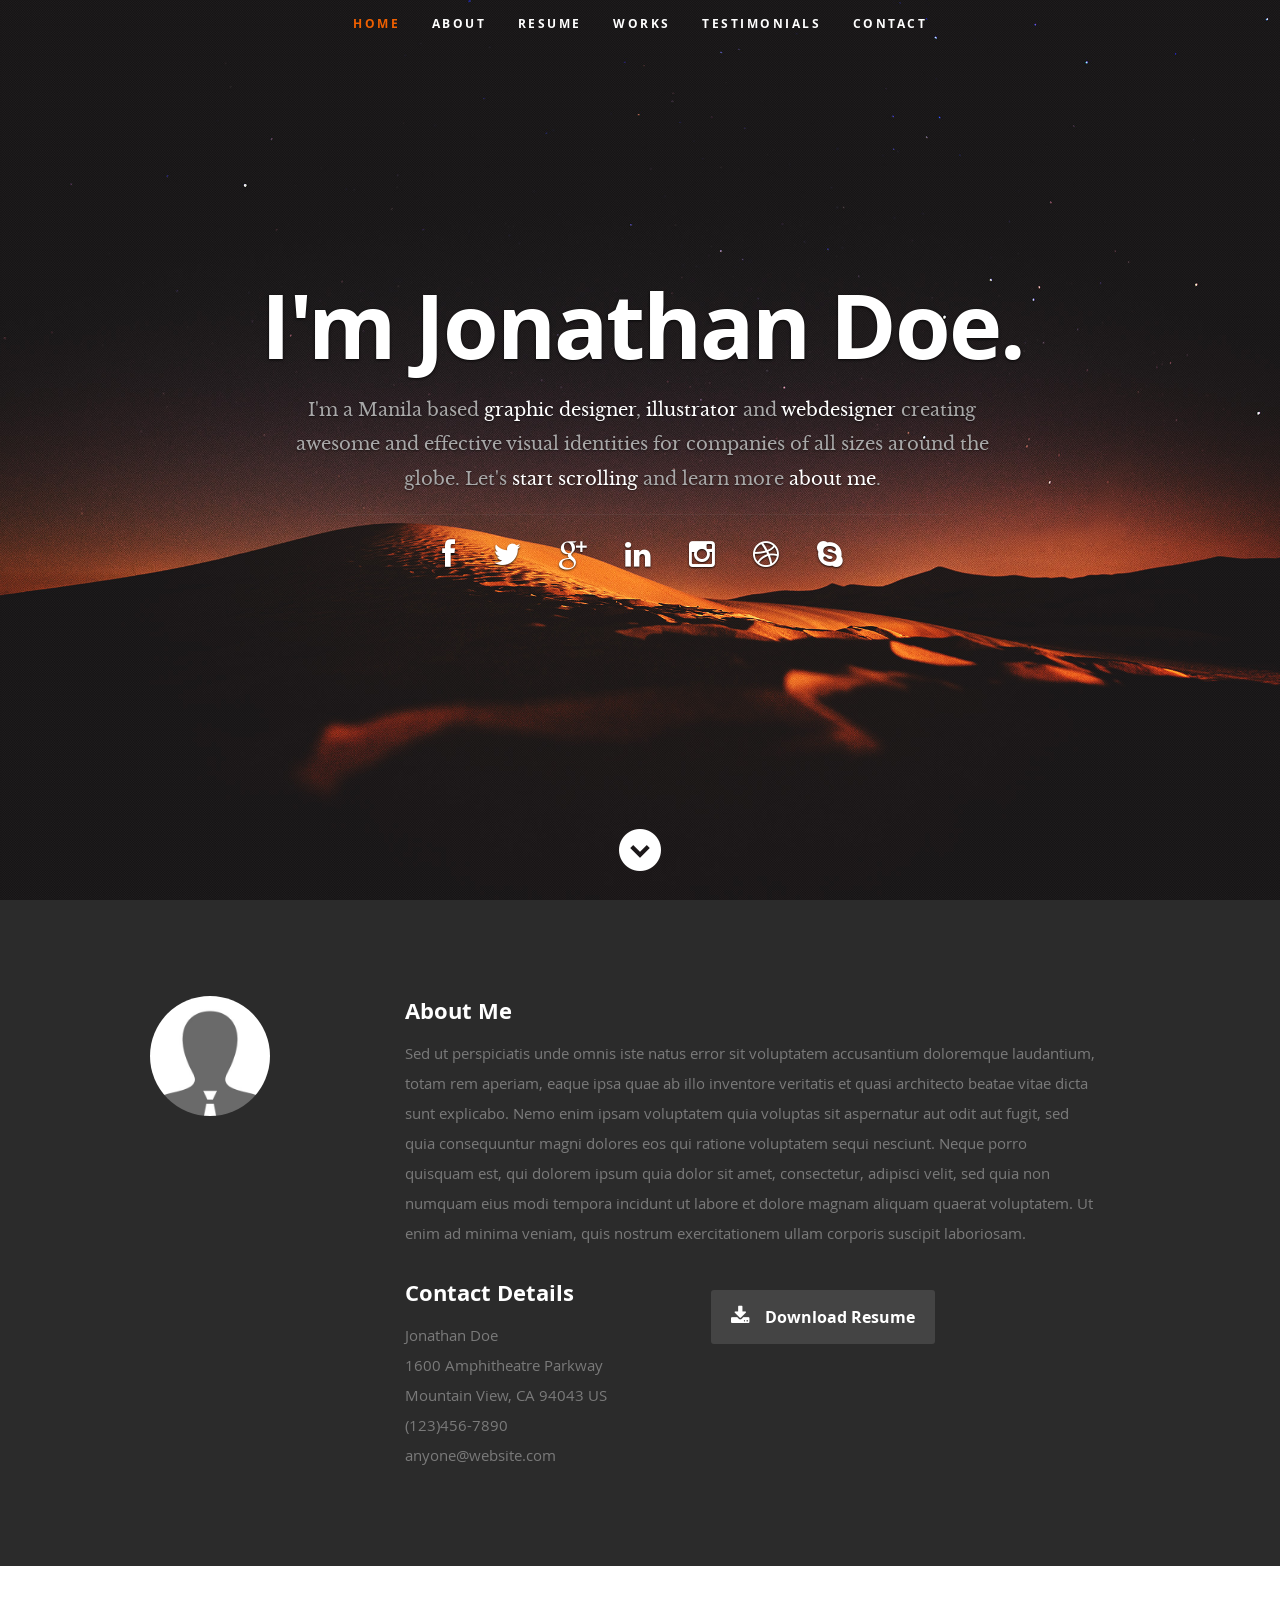
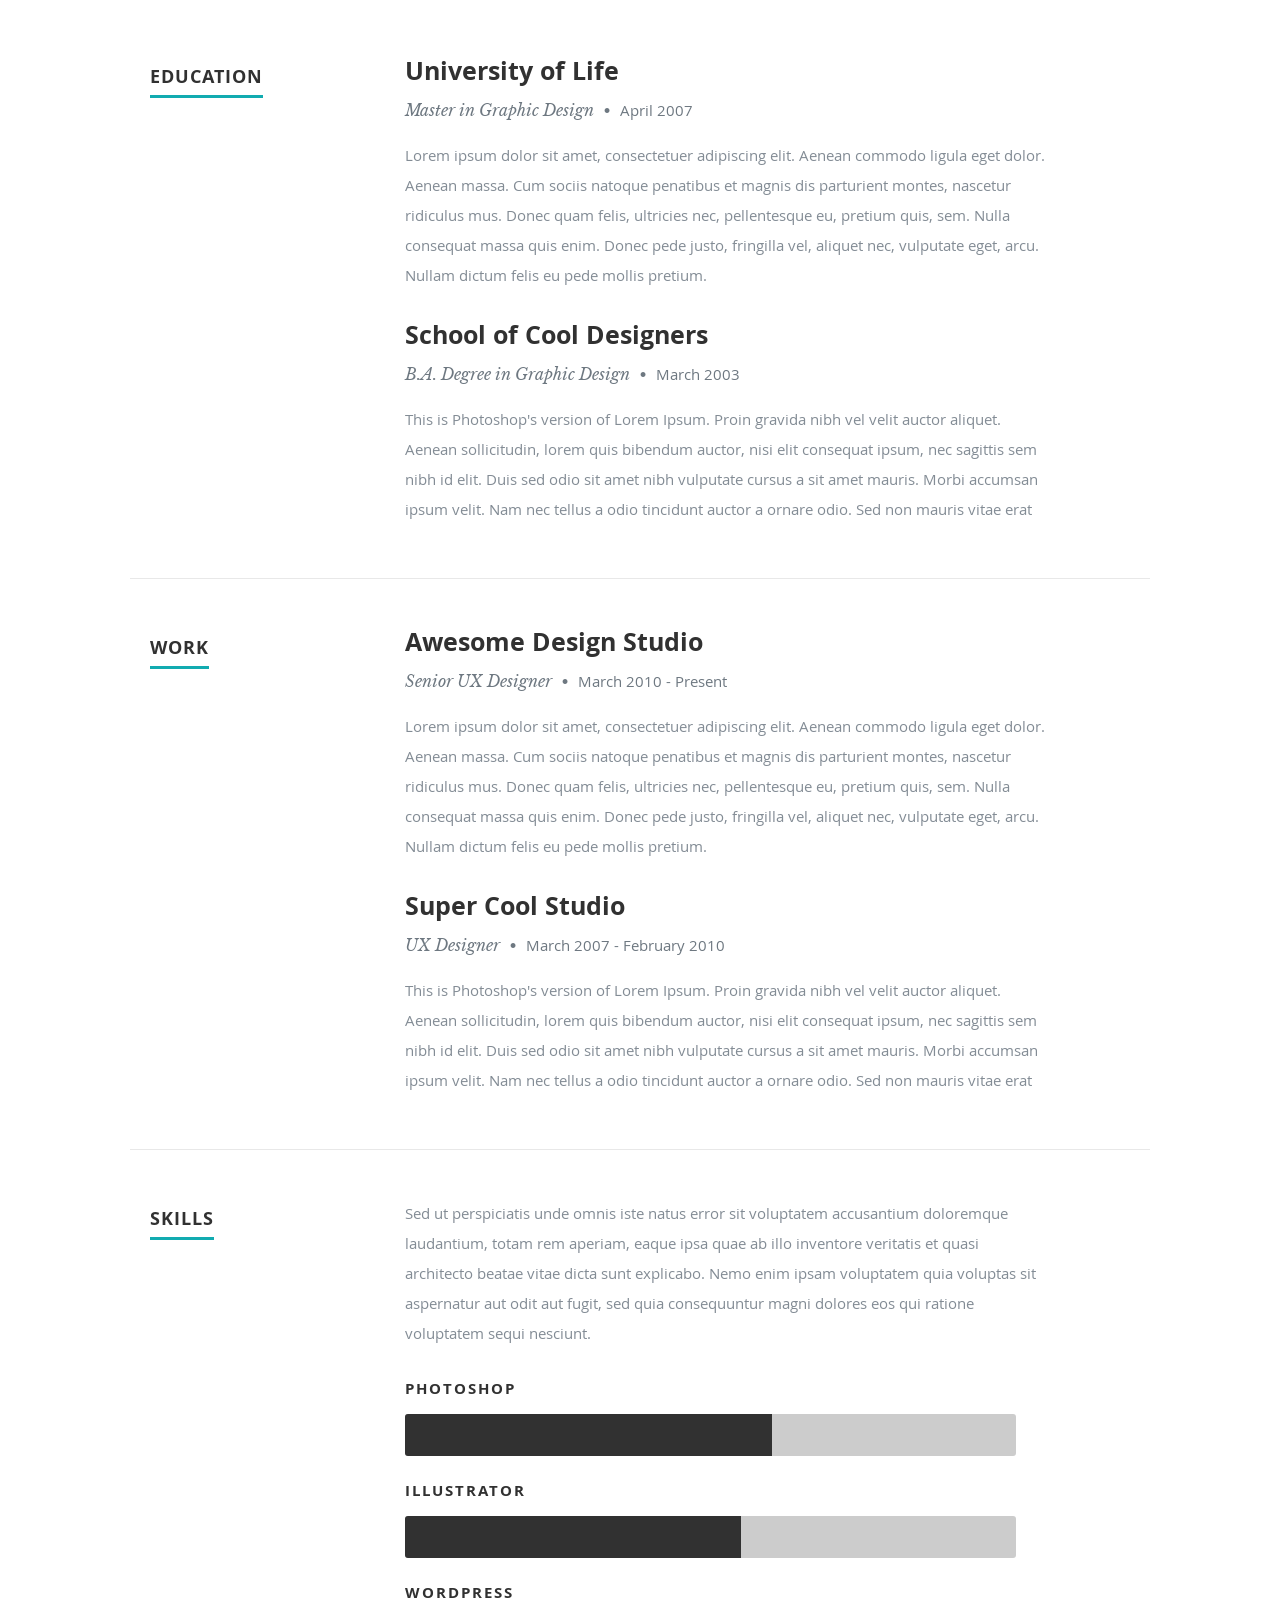
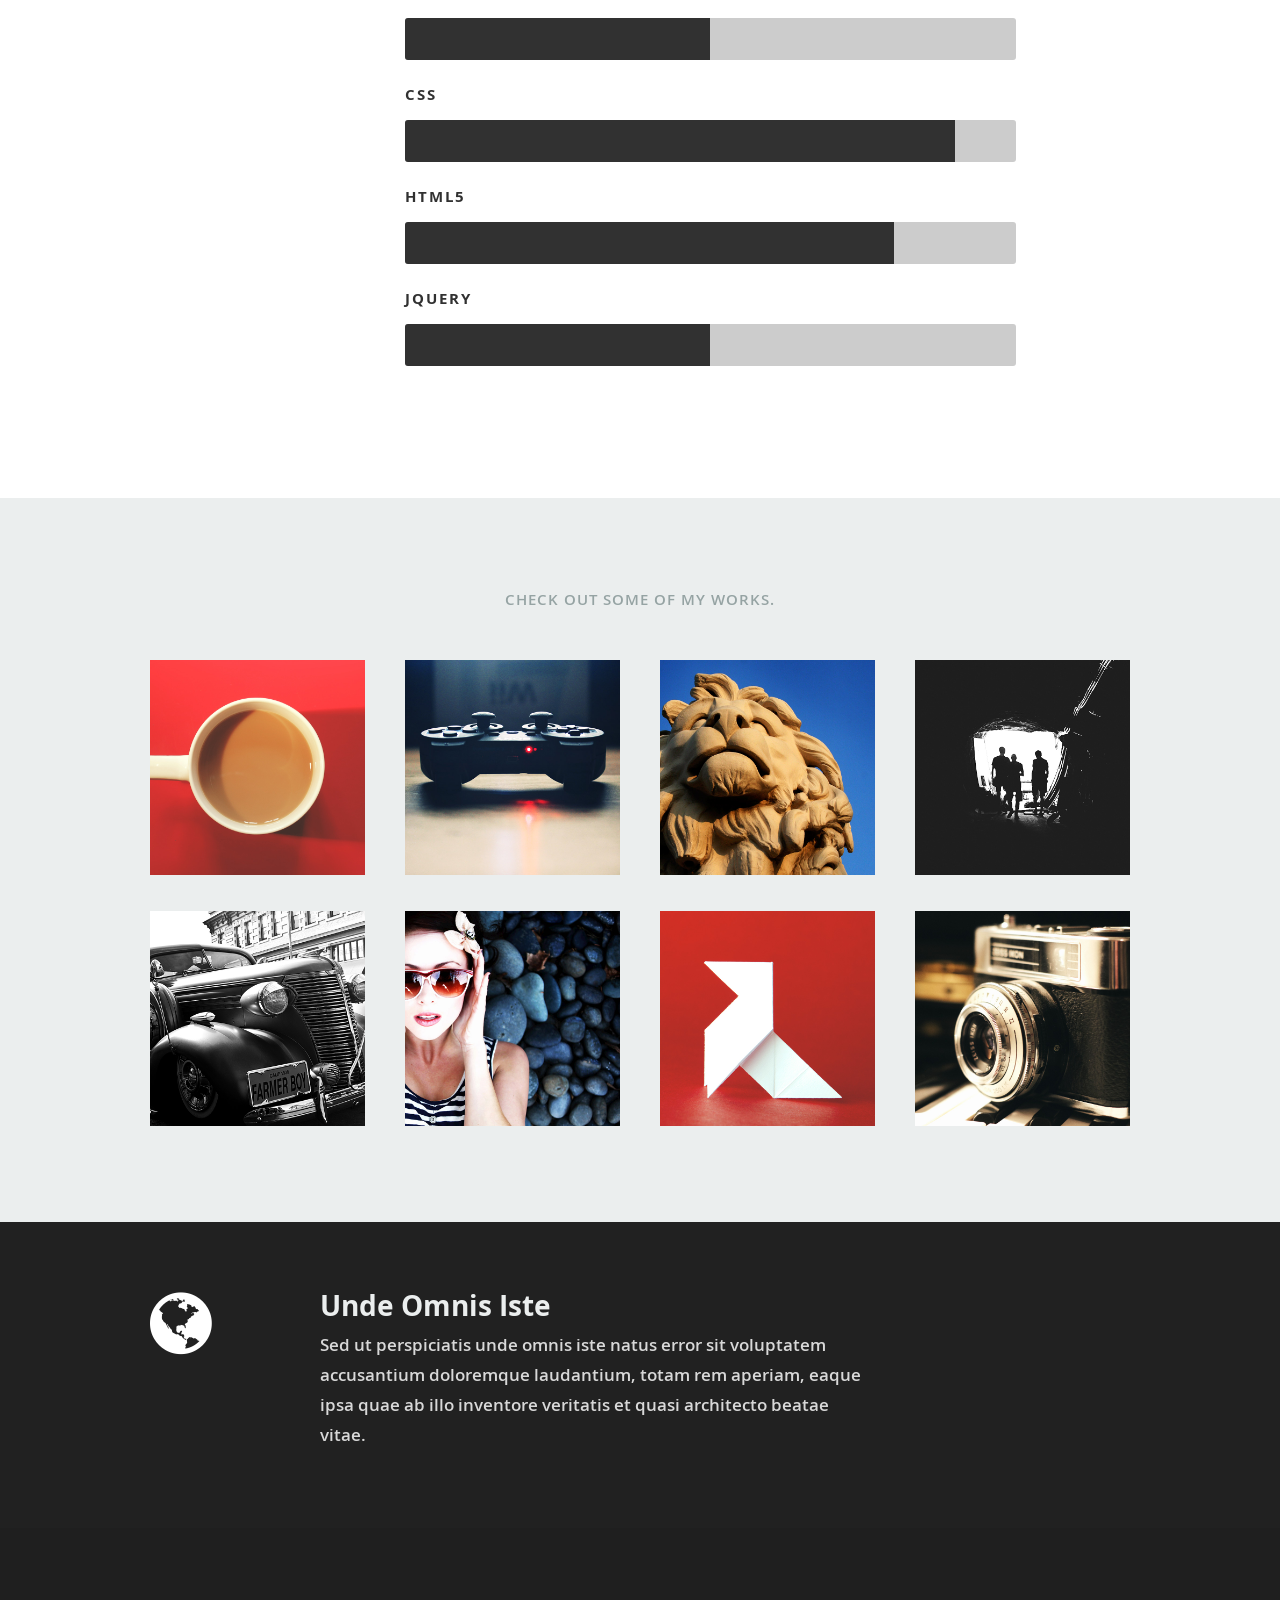
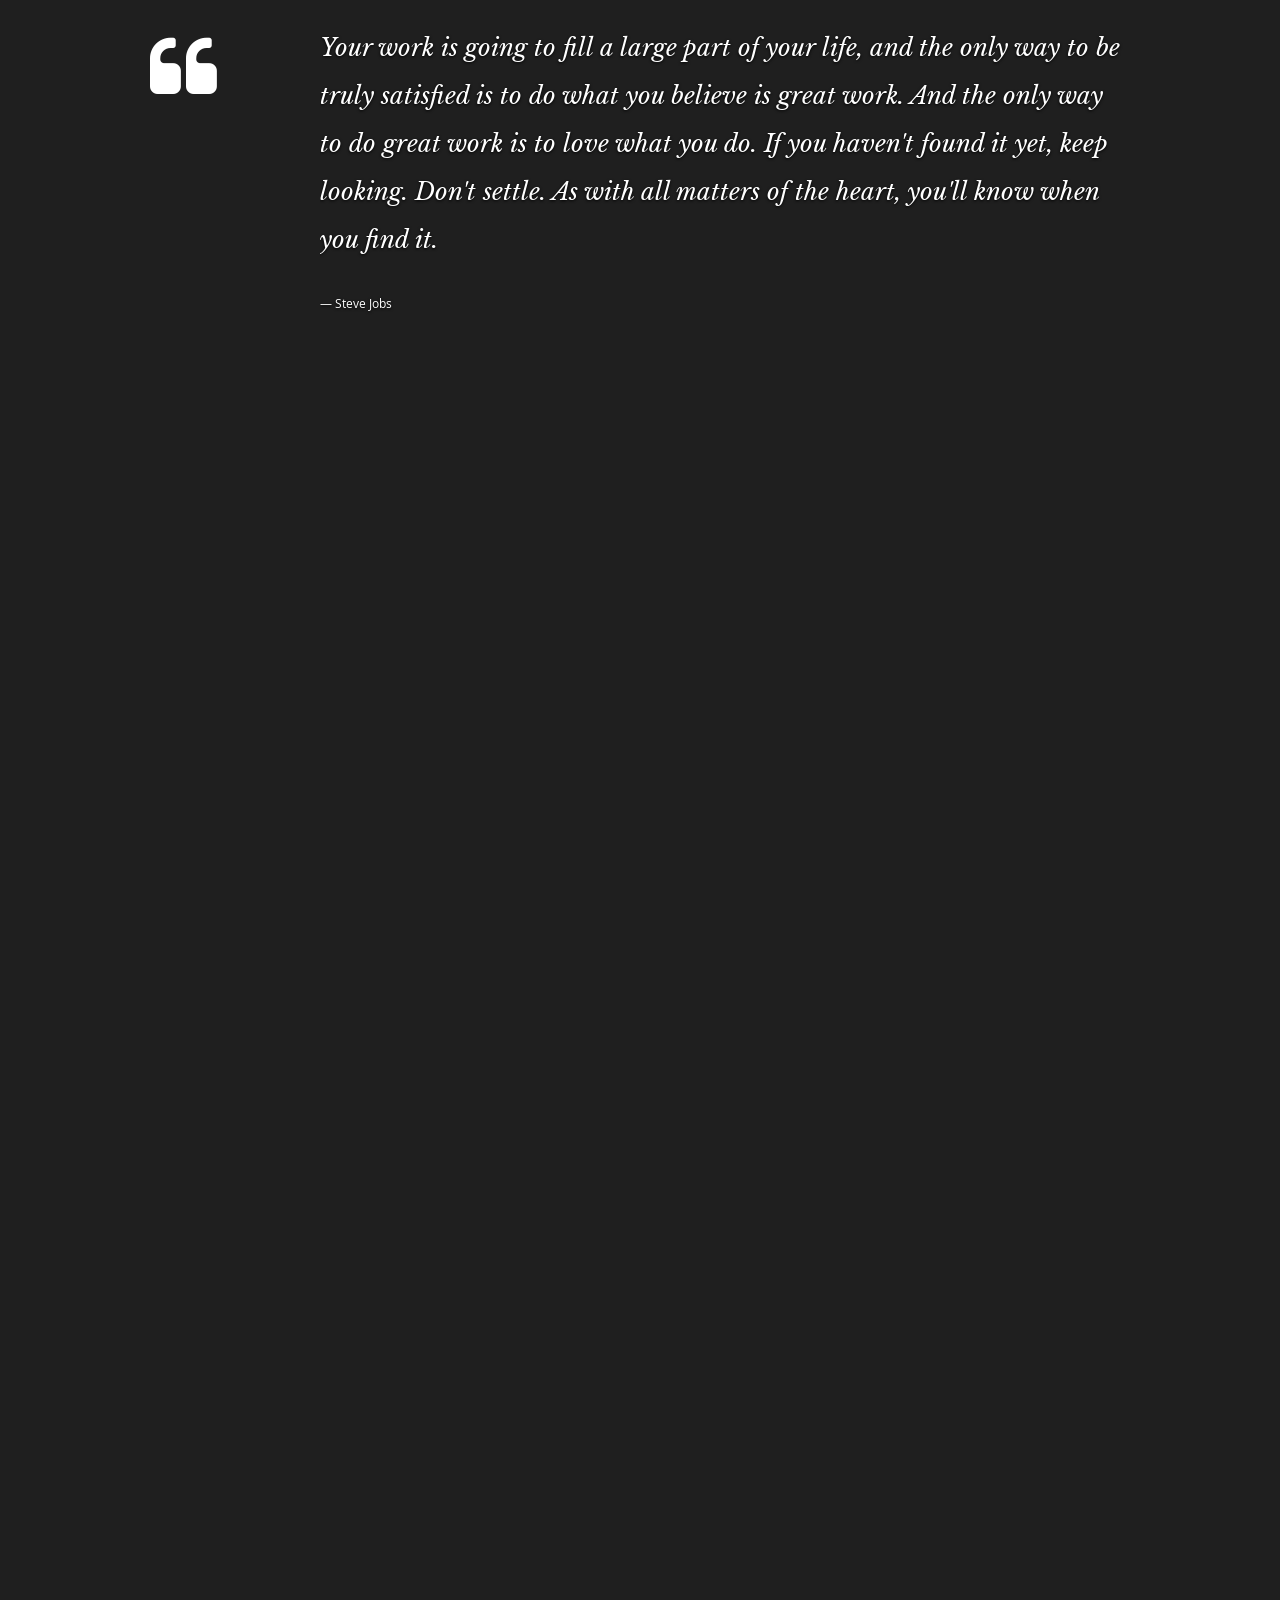
<file: index.html>
<!DOCTYPE html>
<!--[if lt IE 8 ]><html class="no-js ie ie7" lang="en"> <![endif]-->
<!--[if IE 8 ]><html class="no-js ie ie8" lang="en"> <![endif]-->
<!--[if (gte IE 8)|!(IE)]><!--><html class="no-js" lang="en"> <!--<![endif]-->
<head>

   <!--- Basic Page Needs
   ================================================== -->
   <meta charset="utf-8">
	<title>Ceevee - Free Responsive HTML5/CSS3 Template</title>
	<meta name="description" content="">
	<meta name="author" content="">

   <!-- Mobile Specific Metas
   ================================================== -->
	<meta name="viewport" content="width=device-width, initial-scale=1, maximum-scale=1">

	<!-- CSS
    ================================================== -->
   <link rel="stylesheet" href="css/default.css">
	<link rel="stylesheet" href="css/layout.css">
   <link rel="stylesheet" href="css/media-queries.css">
   <link rel="stylesheet" href="css/magnific-popup.css">

   <!-- Script
   ================================================== -->
	<script src="js/modernizr.js"></script>

   <!-- Favicons
	================================================== -->
	<link rel="shortcut icon" href="favicon.png" >

</head>

<body>

   <!-- Header
   ================================================== -->
   <header id="home">

      <nav id="nav-wrap">

         <a class="mobile-btn" href="#nav-wrap" title="Show navigation">Show navigation</a>
	      <a class="mobile-btn" href="#" title="Hide navigation">Hide navigation</a>

         <ul id="nav" class="nav">
            <li class="current"><a class="smoothscroll" href="#home">Home</a></li>
            <li><a class="smoothscroll" href="#about">About</a></li>
	         <li><a class="smoothscroll" href="#resume">Resume</a></li>
            <li><a class="smoothscroll" href="#portfolio">Works</a></li>
            <li><a class="smoothscroll" href="#testimonials">Testimonials</a></li>
            <li><a class="smoothscroll" href="#contact">Contact</a></li>
         </ul> <!-- end #nav -->

      </nav> <!-- end #nav-wrap -->

      <div class="row banner">
         <div class="banner-text">
            <h1 class="responsive-headline">I'm Jonathan Doe.</h1>
            <h3>I'm a Manila based <span>graphic designer</span>, <span>illustrator</span> and <span>webdesigner</span> creating awesome and
            effective visual identities for companies of all sizes around the globe. Let's <a class="smoothscroll" href="#about">start scrolling</a>
            and learn more <a class="smoothscroll" href="#about">about me</a>.</h3>
            <hr />
            <ul class="social">
               <li><a href="#"><i class="fa fa-facebook"></i></a></li>
               <li><a href="#"><i class="fa fa-twitter"></i></a></li>
               <li><a href="#"><i class="fa fa-google-plus"></i></a></li>
               <li><a href="#"><i class="fa fa-linkedin"></i></a></li>
               <li><a href="#"><i class="fa fa-instagram"></i></a></li>
               <li><a href="#"><i class="fa fa-dribbble"></i></a></li>
               <li><a href="#"><i class="fa fa-skype"></i></a></li>
            </ul>
         </div>
      </div>

      <p class="scrolldown">
         <a class="smoothscroll" href="#about"><i class="icon-down-circle"></i></a>
      </p>

   </header> <!-- Header End -->


   <!-- About Section
   ================================================== -->
   <section id="about">

      <div class="row">

         <div class="three columns">

            <img class="profile-pic"  src="images/profilepic.jpg" alt="" />

         </div>

         <div class="nine columns main-col">

            <h2>About Me</h2>

            <p>Sed ut perspiciatis unde omnis iste natus error sit voluptatem accusantium doloremque laudantium, totam rem aperiam,
            eaque ipsa quae ab illo inventore veritatis et quasi architecto beatae vitae dicta sunt explicabo. Nemo enim ipsam
            voluptatem quia voluptas sit aspernatur aut odit aut fugit, sed quia consequuntur magni dolores eos qui ratione
            voluptatem sequi nesciunt. Neque porro quisquam est, qui dolorem ipsum quia dolor sit amet, consectetur, adipisci velit,
            sed quia non numquam eius modi tempora incidunt ut labore et dolore magnam aliquam quaerat voluptatem.
            Ut enim ad minima veniam, quis nostrum exercitationem ullam corporis suscipit laboriosam.
            </p>

            <div class="row">

               <div class="columns contact-details">

                  <h2>Contact Details</h2>
                  <p class="address">
						   <span>Jonathan Doe</span><br>
						   <span>1600 Amphitheatre Parkway<br>
						         Mountain View, CA 94043 US
                     </span><br>
						   <span>(123)456-7890</span><br>
                     <span>anyone@website.com</span>
					   </p>

               </div>

               <div class="columns download">
                  <p>
                     <a href="#" class="button"><i class="fa fa-download"></i>Download Resume</a>
                  </p>
               </div>

            </div> <!-- end row -->

         </div> <!-- end .main-col -->

      </div>

   </section> <!-- About Section End-->


   <!-- Resume Section
   ================================================== -->
   <section id="resume">

      <!-- Education
      ----------------------------------------------- -->
      <div class="row education">

         <div class="three columns header-col">
            <h1><span>Education</span></h1>
         </div>

         <div class="nine columns main-col">

            <div class="row item">

               <div class="twelve columns">

                  <h3>University of Life</h3>
                  <p class="info">Master in Graphic Design <span>&bull;</span> <em class="date">April 2007</em></p>

                  <p>
                  Lorem ipsum dolor sit amet, consectetuer adipiscing elit. Aenean commodo ligula eget dolor. Aenean massa.
                  Cum sociis natoque penatibus et magnis dis parturient montes, nascetur ridiculus mus. Donec quam felis,
                  ultricies nec, pellentesque eu, pretium quis, sem. Nulla consequat massa quis enim.
                  Donec pede justo, fringilla vel, aliquet nec, vulputate eget, arcu. Nullam dictum felis eu pede mollis pretium.
                  </p>

               </div>

            </div> <!-- item end -->

            <div class="row item">

               <div class="twelve columns">

                  <h3>School of Cool Designers</h3>
                  <p class="info">B.A. Degree in Graphic Design <span>&bull;</span> <em class="date">March 2003</em></p>

                  <p>
                  This is Photoshop's version  of Lorem Ipsum. Proin gravida nibh vel velit auctor aliquet.
                  Aenean sollicitudin, lorem quis bibendum auctor, nisi elit consequat ipsum, nec sagittis sem
                  nibh id elit. Duis sed odio sit amet nibh vulputate cursus a sit amet mauris. Morbi accumsan
                  ipsum velit. Nam nec tellus a odio tincidunt auctor a ornare odio. Sed non  mauris vitae erat
                  </p>

               </div>

            </div> <!-- item end -->

         </div> <!-- main-col end -->

      </div> <!-- End Education -->


      <!-- Work
      ----------------------------------------------- -->
      <div class="row work">

         <div class="three columns header-col">
            <h1><span>Work</span></h1>
         </div>

         <div class="nine columns main-col">

            <div class="row item">

               <div class="twelve columns">

                  <h3>Awesome Design Studio</h3>
                  <p class="info">Senior UX Designer <span>&bull;</span> <em class="date">March 2010 - Present</em></p>

                  <p>
                  Lorem ipsum dolor sit amet, consectetuer adipiscing elit. Aenean commodo ligula eget dolor. Aenean massa.
                  Cum sociis natoque penatibus et magnis dis parturient montes, nascetur ridiculus mus. Donec quam felis,
                  ultricies nec, pellentesque eu, pretium quis, sem. Nulla consequat massa quis enim.
                  Donec pede justo, fringilla vel, aliquet nec, vulputate eget, arcu. Nullam dictum felis eu pede mollis pretium.
                  </p>

               </div>

            </div> <!-- item end -->

            <div class="row item">

               <div class="twelve columns">

                  <h3>Super Cool Studio</h3>
                  <p class="info">UX Designer <span>&bull;</span> <em class="date">March 2007 - February 2010</em></p>

                  <p>
                  This is Photoshop's version  of Lorem Ipsum. Proin gravida nibh vel velit auctor aliquet.
                  Aenean sollicitudin, lorem quis bibendum auctor, nisi elit consequat ipsum, nec sagittis sem
                  nibh id elit. Duis sed odio sit amet nibh vulputate cursus a sit amet mauris. Morbi accumsan
                  ipsum velit. Nam nec tellus a odio tincidunt auctor a ornare odio. Sed non  mauris vitae erat
                  </p>

               </div>

            </div> <!-- item end -->

         </div> <!-- main-col end -->

      </div> <!-- End Work -->


      <!-- Skills
      ----------------------------------------------- -->
      <div class="row skill">

         <div class="three columns header-col">
            <h1><span>Skills</span></h1>
         </div>

         <div class="nine columns main-col">

            <p>Sed ut perspiciatis unde omnis iste natus error sit voluptatem accusantium doloremque laudantium, totam rem aperiam,
            eaque ipsa quae ab illo inventore veritatis et quasi architecto beatae vitae dicta sunt explicabo. Nemo enim ipsam
            voluptatem quia voluptas sit aspernatur aut odit aut fugit, sed quia consequuntur magni dolores eos qui ratione
            voluptatem sequi nesciunt.
            </p>

				<div class="bars">

				   <ul class="skills">
					   <li><span class="bar-expand photoshop"></span><em>Photoshop</em></li>
                  <li><span class="bar-expand illustrator"></span><em>Illustrator</em></li>
						<li><span class="bar-expand wordpress"></span><em>Wordpress</em></li>
						<li><span class="bar-expand css"></span><em>CSS</em></li>
						<li><span class="bar-expand html5"></span><em>HTML5</em></li>
                  <li><span class="bar-expand jquery"></span><em>jQuery</em></li>
					</ul>

				</div><!-- end skill-bars -->

			</div> <!-- main-col end -->

      </div> <!-- End skills -->

   </section> <!-- Resume Section End-->


   <!-- Portfolio Section
   ================================================== -->
   <section id="portfolio">

      <div class="row">

         <div class="twelve columns collapsed">

            <h1>Check Out Some of My Works.</h1>

            <!-- portfolio-wrapper -->
            <div id="portfolio-wrapper" class="bgrid-quarters s-bgrid-thirds cf">

          	   <div class="columns portfolio-item">
                  <div class="item-wrap">

                     <a href="#modal-01" title="">
                        <img alt="" src="images/portfolio/coffee.jpg">
                        <div class="overlay">
                           <div class="portfolio-item-meta">
          					      <h5>Coffee</h5>
                              <p>Illustrration</p>
          					   </div>
                        </div>
                        <div class="link-icon"><i class="icon-plus"></i></div>
                     </a>

                  </div>
          		</div> <!-- item end -->

               <div class="columns portfolio-item">
                  <div class="item-wrap">

                     <a href="#modal-02" title="">
                        <img alt="" src="images/portfolio/console.jpg">
                        <div class="overlay">
                           <div class="portfolio-item-meta">
          					      <h5>Console</h5>
                              <p>Web Development</p>
          					   </div>
                        </div>
                        <div class="link-icon"><i class="icon-plus"></i></div>
                     </a>

                  </div>
          		</div> <!-- item end -->

               <div class="columns portfolio-item">
                  <div class="item-wrap">

                     <a href="#modal-03" title="">
                        <img alt="" src="images/portfolio/judah.jpg">
                        <div class="overlay">
                           <div class="portfolio-item-meta">
          					      <h5>Judah</h5>
                              <p>Webdesign</p>
          					   </div>
                        </div>
                        <div class="link-icon"><i class="icon-plus"></i></div>
                     </a>

                  </div>
          		</div> <!-- item end -->

               <div class="columns portfolio-item">
                  <div class="item-wrap">

                     <a href="#modal-04" title="">
                        <img alt="" src="images/portfolio/into-the-light.jpg">
                        <div class="overlay">
                           <div class="portfolio-item-meta">
          					      <h5>Into The Light</h5>
                              <p>Photography</p>
          					   </div>
                        </div>
                        <div class="link-icon"><i class="icon-plus"></i></div>
                     </a>

                  </div>
          		</div> <!-- item end -->

               <div class="columns portfolio-item">
                  <div class="item-wrap">

                     <a href="#modal-05" title="">
                        <img alt="" src="images/portfolio/farmerboy.jpg">
                        <div class="overlay">
                           <div class="portfolio-item-meta">
          					      <h5>Farmer Boy</h5>
                              <p>Branding</p>
          					   </div>
                        </div>
                        <div class="link-icon"><i class="icon-plus"></i></div>
                     </a>

                  </div>
          		</div> <!-- item end -->

               <div class="columns portfolio-item">
                  <div class="item-wrap">

                     <a href="#modal-06" title="">
                        <img alt="" src="images/portfolio/girl.jpg">
                        <div class="overlay">
                           <div class="portfolio-item-meta">
          					      <h5>Girl</h5>
                              <p>Photography</p>
          					   </div>
                        </div>
                        <div class="link-icon"><i class="icon-plus"></i></div>
                     </a>

                  </div>
          		</div> <!-- item end -->

               <div class="columns portfolio-item">
                  <div class="item-wrap">

                     <a href="#modal-07" title="">
                        <img alt="" src="images/portfolio/origami.jpg">
                        <div class="overlay">
                           <div class="portfolio-item-meta">
          					      <h5>Origami</h5>
                              <p>Illustrration</p>
          					   </div>
                        </div>
                        <div class="link-icon"><i class="icon-plus"></i></div>
                     </a>

                  </div>
          		</div> <!-- item end -->

               <div class="columns portfolio-item">
                  <div class="item-wrap">

                     <a href="#modal-08" title="">
                        <img alt="" src="images/portfolio/retrocam.jpg">
                        <div class="overlay">
                           <div class="portfolio-item-meta">
          					      <h5>Retrocam</h5>
                              <p>Web Development</p>
          					   </div>
                        </div>
                        <div class="link-icon"><i class="icon-plus"></i></div>
                     </a>

                  </div>
          		</div>  <!-- item end -->

            </div> <!-- portfolio-wrapper end -->

         </div> <!-- twelve columns end -->


         <!-- Modal Popup
	      --------------------------------------------------------------- -->

         <div id="modal-01" class="popup-modal mfp-hide">

		      <img class="scale-with-grid" src="images/portfolio/modals/m-coffee.jpg" alt="" />

		      <div class="description-box">
			      <h4>Coffee Cup</h4>
			      <p>Proin gravida nibh vel velit auctor aliquet. Aenean sollicitudin, lorem quis bibendum auctor, nisi elit consequat ipsum, nec sagittis sem nibh id elit.</p>
               <span class="categories"><i class="fa fa-tag"></i>Branding, Webdesign</span>
		      </div>

            <div class="link-box">
               <a href="http://www.behance.net" target="_blank">Details</a>
		         <a class="popup-modal-dismiss">Close</a>
            </div>

	      </div><!-- modal-01 End -->

         <div id="modal-02" class="popup-modal mfp-hide">

		      <img class="scale-with-grid" src="images/portfolio/modals/m-console.jpg" alt="" />

		      <div class="description-box">
			      <h4>Console</h4>
			      <p>Proin gravida nibh vel velit auctor aliquet. Aenean sollicitudin, lorem quis bibendum auctor, nisi elit consequat ipsum, nec sagittis sem nibh id elit.</p>
               <span class="categories"><i class="fa fa-tag"></i>Branding, Web Development</span>
		      </div>

            <div class="link-box">
               <a href="http://www.behance.net" target="_blank">Details</a>
		         <a class="popup-modal-dismiss">Close</a>
            </div>

	      </div><!-- modal-02 End -->

         <div id="modal-03" class="popup-modal mfp-hide">

		      <img class="scale-with-grid" src="images/portfolio/modals/m-judah.jpg" alt="" />

		      <div class="description-box">
			      <h4>Judah</h4>
			      <p>Proin gravida nibh vel velit auctor aliquet. Aenean sollicitudin, lorem quis bibendum auctor, nisi elit consequat ipsum, nec sagittis sem nibh id elit.</p>
               <span class="categories"><i class="fa fa-tag"></i>Branding</span>
		      </div>

            <div class="link-box">
               <a href="http://www.behance.net" target="_blank">Details</a>
		         <a class="popup-modal-dismiss">Close</a>
            </div>

	      </div><!-- modal-03 End -->

         <div id="modal-04" class="popup-modal mfp-hide">

		      <img class="scale-with-grid" src="images/portfolio/modals/m-intothelight.jpg" alt="" />

		      <div class="description-box">
			      <h4>Into the Light</h4>
			      <p>Proin gravida nibh vel velit auctor aliquet. Aenean sollicitudin, lorem quis bibendum auctor, nisi elit consequat ipsum, nec sagittis sem nibh id elit.</p>
               <span class="categories"><i class="fa fa-tag"></i>Photography</span>
		      </div>

            <div class="link-box">
               <a href="http://www.behance.net" target="_blank">Details</a>
		         <a class="popup-modal-dismiss">Close</a>
            </div>

	      </div><!-- modal-04 End -->

         <div id="modal-05" class="popup-modal mfp-hide">

		      <img class="scale-with-grid" src="images/portfolio/modals/m-farmerboy.jpg" alt="" />

		      <div class="description-box">
			      <h4>Farmer Boy</h4>
			      <p>Proin gravida nibh vel velit auctor aliquet. Aenean sollicitudin, lorem quis bibendum auctor, nisi elit consequat ipsum, nec sagittis sem nibh id elit.</p>
               <span class="categories"><i class="fa fa-tag"></i>Branding, Webdesign</span>
		      </div>

            <div class="link-box">
               <a href="http://www.behance.net" target="_blank">Details</a>
		         <a class="popup-modal-dismiss">Close</a>
            </div>

	      </div><!-- modal-05 End -->

         <div id="modal-06" class="popup-modal mfp-hide">

		      <img class="scale-with-grid" src="images/portfolio/modals/m-girl.jpg" alt="" />

		      <div class="description-box">
			      <h4>Girl</h4>
			      <p>Proin gravida nibh vel velit auctor aliquet. Aenean sollicitudin, lorem quis bibendum auctor, nisi elit consequat ipsum, nec sagittis sem nibh id elit.</p>
               <span class="categories"><i class="fa fa-tag"></i>Photography</span>
		      </div>

            <div class="link-box">
               <a href="http://www.behance.net" target="_blank">Details</a>
		         <a class="popup-modal-dismiss">Close</a>
            </div>

	      </div><!-- modal-06 End -->

         <div id="modal-07" class="popup-modal mfp-hide">

		      <img class="scale-with-grid" src="images/portfolio/modals/m-origami.jpg" alt="" />

		      <div class="description-box">
			      <h4>Origami</h4>
			      <p>Proin gravida nibh vel velit auctor aliquet. Aenean sollicitudin, lorem quis bibendum auctor, nisi elit consequat ipsum, nec sagittis sem nibh id elit.</p>
               <span class="categories"><i class="fa fa-tag"></i>Branding, Illustration</span>
		      </div>

            <div class="link-box">
               <a href="http://www.behance.net" target="_blank">Details</a>
		         <a class="popup-modal-dismiss">Close</a>
            </div>

	      </div><!-- modal-07 End -->

         <div id="modal-08" class="popup-modal mfp-hide">

		      <img class="scale-with-grid" src="images/portfolio/modals/m-retrocam.jpg" alt="" />

		      <div class="description-box">
			      <h4>Retrocam</h4>
			      <p>Proin gravida nibh vel velit auctor aliquet. Aenean sollicitudin, lorem quis bibendum auctor, nisi elit consequat ipsum, nec sagittis sem nibh id elit.</p>
               <span class="categories"><i class="fa fa-tag"></i>Webdesign, Photography</span>
		      </div>

            <div class="link-box">
               <a href="http://www.behance.net" target="_blank">Details</a>
		         <a class="popup-modal-dismiss">Close</a>
            </div>

	      </div><!-- modal-01 End -->


      </div> <!-- row End -->

   </section> <!-- Portfolio Section End-->


   <!-- Call-To-Action Section
   ================================================== -->
   <section id="call-to-action">

      <div class="row">

         <div class="two columns header-col">

            <h1><span>Get Hosting.</span></h1>

         </div>

         <div class="seven columns">

            <h2><span class="lead">Unde Omnis Iste</span></h2>
            <p><span class="lead">Sed ut perspiciatis unde omnis iste natus error sit voluptatem accusantium doloremque laudantium, totam rem aperiam,
            eaque ipsa quae ab illo inventore veritatis et quasi architecto beatae vitae. </span></p>

         </div>

         <div class="three columns action">



         </div>

      </div>

   </section> <!-- Call-To-Action Section End-->


   <!-- Testimonials Section
   ================================================== -->
   <section id="testimonials">

      <div class="text-container">

         <div class="row">

            <div class="two columns header-col">

               <h1><span>Client Testimonials</span></h1>

            </div>

            <div class="ten columns flex-container">

               <div class="flexslider">

                  <ul class="slides">

                     <li>
                        <blockquote>
                           <p>Your work is going to fill a large part of your life, and the only way to be truly satisfied is
                           to do what you believe is great work. And the only way to do great work is to love what you do.
                           If you haven't found it yet, keep looking. Don't settle. As with all matters of the heart, you'll know when you find it.
                           </p>
                           <cite>Steve Jobs</cite>
                        </blockquote>
                     </li> <!-- slide ends -->

                     <li>
                        <blockquote>
                           <p>This is Photoshop's version  of Lorem Ipsum. Proin gravida nibh vel velit auctor aliquet.
                           Aenean sollicitudin, lorem quis bibendum auctor, nisi elit consequat ipsum, nec sagittis sem
                           nibh id elit. Duis sed odio sit amet nibh vulputate cursus a sit amet mauris.
                           </p>
                           <cite>Mr. Adobe</cite>
                        </blockquote>
                     </li> <!-- slide ends -->

                  </ul>

               </div> <!-- div.flexslider ends -->

            </div> <!-- div.flex-container ends -->

         </div> <!-- row ends -->

       </div>  <!-- text-container ends -->

   </section> <!-- Testimonials Section End-->


   <!-- Contact Section
   ================================================== -->
   <section id="contact">

         <div class="row section-head">

            <div class="two columns header-col">

               <h1><span>Get In Touch.</span></h1>

            </div>

            <div class="ten columns">

                  <p class="lead">Sed ut perspiciatis unde omnis iste natus error sit voluptatem accusantium doloremque laudantium, totam rem aperiam,
                  eaque ipsa quae ab illo inventore veritatis et quasi architecto beatae vitae dicta sunt explicabo. Nemo enim ipsam
                  voluptatem quia voluptas sit aspernatur aut odit aut fugit.
                  </p>

            </div>

         </div>

         <div class="row">

            <div class="eight columns">

               <!-- form -->
               <form action="" method="post" id="contactForm" name="contactForm">
					<fieldset>

                  <div>
						   <label for="contactName">Name <span class="required">*</span></label>
						   <input type="text" value="" size="35" id="contactName" name="contactName">
                  </div>

                  <div>
						   <label for="contactEmail">Email <span class="required">*</span></label>
						   <input type="text" value="" size="35" id="contactEmail" name="contactEmail">
                  </div>

                  <div>
						   <label for="contactSubject">Subject</label>
						   <input type="text" value="" size="35" id="contactSubject" name="contactSubject">
                  </div>

                  <div>
                     <label for="contactMessage">Message <span class="required">*</span></label>
                     <textarea cols="50" rows="15" id="contactMessage" name="contactMessage"></textarea>
                  </div>

                  <div>
                     <button class="submit">Submit</button>
                     <span id="image-loader">
                        <img alt="" src="images/loader.gif">
                     </span>
                  </div>

					</fieldset>
				   </form> <!-- Form End -->

               <!-- contact-warning -->
               <div id="message-warning"> Error boy</div>
               <!-- contact-success -->
				   <div id="message-success">
                  <i class="fa fa-check"></i>Your message was sent, thank you!<br>
				   </div>

            </div>


            <aside class="four columns footer-widgets">

               <div class="widget widget_contact">

					   <h4>Address and Phone</h4>
					   <p class="address">
						   Jonathan Doe<br>
						   1600 Amphitheatre Parkway <br>
						   Mountain View, CA 94043 US<br>
						   <span>(123) 456-7890</span>
					   </p>

				   </div>

               <div class="widget widget_tweets">

                  <h4 class="widget-title">Latest Tweets</h4>

                  <ul id="twitter">
                     <li>
                        <span>
                        This is Photoshop's version  of Lorem Ipsum. Proin gravida nibh vel velit auctor aliquet.
                        Aenean sollicitudin, lorem quis bibendum auctor, nisi elit consequat ipsum
                        <a href="#">http://t.co/CGIrdxIlI3</a>
                        </span>
                        <b><a href="#">2 Days Ago</a></b>
                     </li>
                     <li>
                        <span>
                        Sed ut perspiciatis unde omnis iste natus error sit voluptatem accusantium doloremque laudantium, totam rem aperiam,
                        eaque ipsa quae ab illo inventore veritatis et quasi
                        <a href="#">http://t.co/CGIrdxIlI3</a>
                        </span>
                        <b><a href="#">3 Days Ago</a></b>
                     </li>
                  </ul>

		         </div>

            </aside>

      </div>

   </section> <!-- Contact Section End-->


   <!-- footer
   ================================================== -->
   <footer>

      <div class="row">

         <div class="twelve columns">

            <ul class="social-links">
               <li><a href="#"><i class="fa fa-facebook"></i></a></li>
               <li><a href="#"><i class="fa fa-twitter"></i></a></li>
               <li><a href="#"><i class="fa fa-google-plus"></i></a></li>
               <li><a href="#"><i class="fa fa-linkedin"></i></a></li>
               <li><a href="#"><i class="fa fa-instagram"></i></a></li>
               <li><a href="#"><i class="fa fa-dribbble"></i></a></li>
               <li><a href="#"><i class="fa fa-skype"></i></a></li>
            </ul>

            <ul class="copyright">
               <li>&copy; Copyright 2014 CeeVee</li>
               <li>Design by <a href="http://www.styleshout.com/" title="Styleshout" target="_blank">Styleshout</a></li>   
            </ul>

         </div>

         <div id="go-top"><a class="smoothscroll" title="Back to Top" href="#home"><i class="icon-up-open"></i></a></div>

      </div>

   </footer> <!-- Footer End-->

   <!-- Java Script
   ================================================== -->
   <script src="http://ajax.googleapis.com/ajax/libs/jquery/1.10.2/jquery.min.js"></script>
   <script>window.jQuery || document.write('<script src="js/jquery-1.10.2.min.js"><\/script>')</script>
   <script type="text/javascript" src="js/jquery-migrate-1.2.1.min.js"></script>

   <script src="js/jquery.flexslider.js"></script>
   <script src="js/waypoints.js"></script>
   <script src="js/jquery.fittext.js"></script>
   <script src="js/magnific-popup.js"></script>
   <script src="js/init.js"></script>

</body>

</html>
</file>
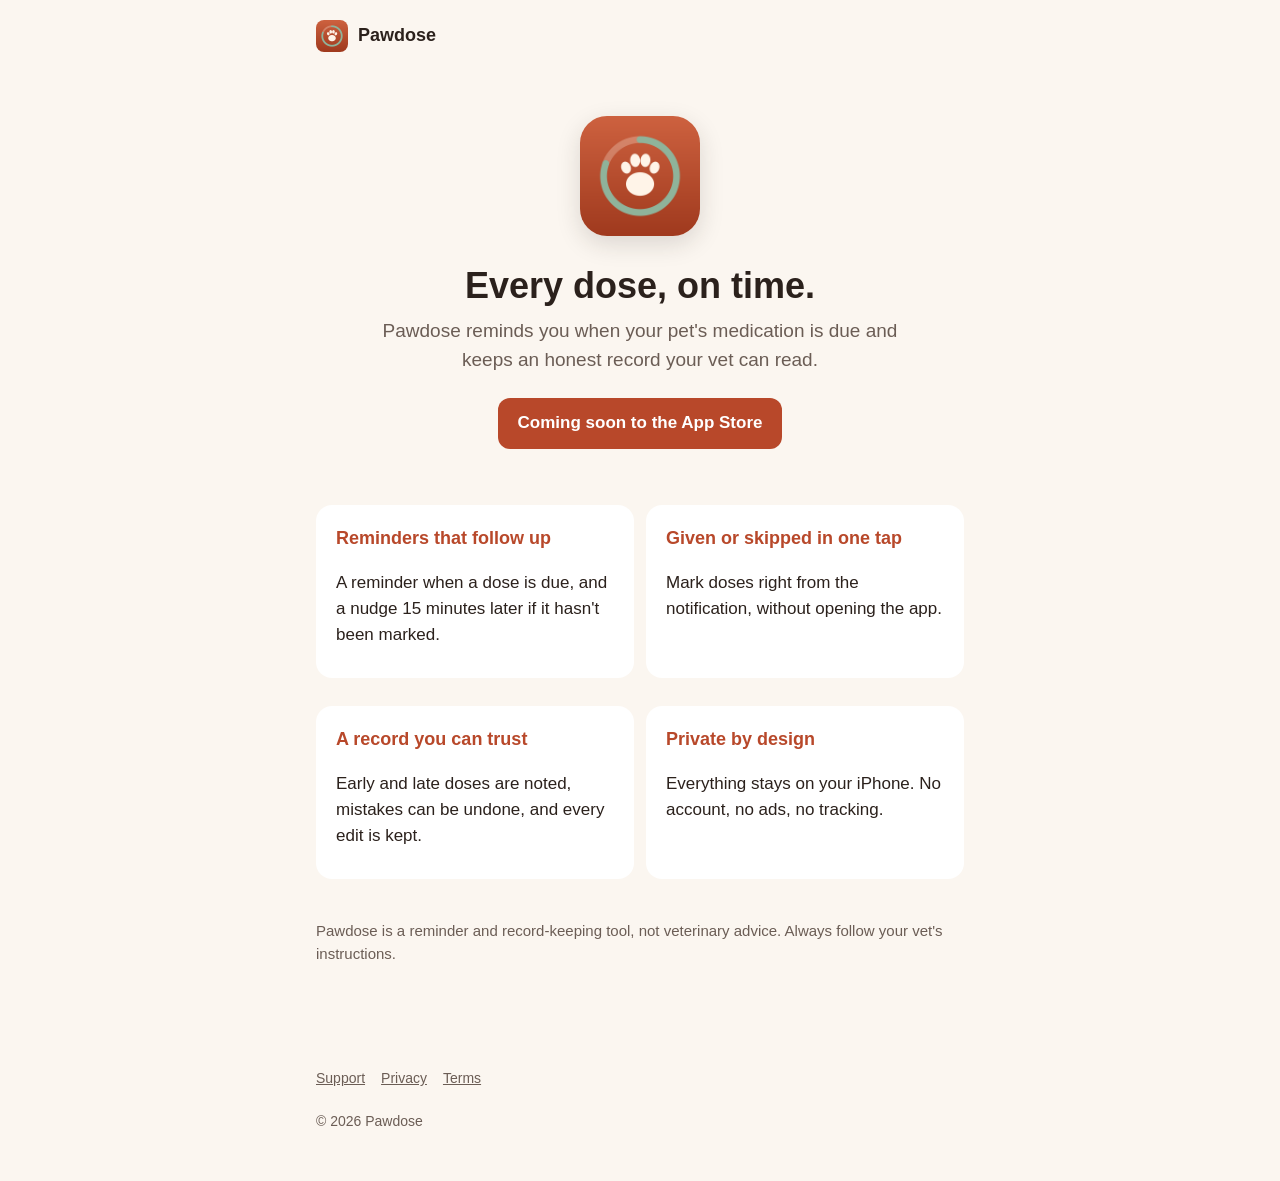
<file: pawdose/index.html>
<!doctype html>
<html lang="en">
<head>
<meta charset="utf-8">
<meta name="viewport" content="width=device-width, initial-scale=1">
<title>Pawdose: Pet Medication Reminders</title>
<meta name="description" content="Reminders for your pet's medication, with a dose history your vet can read.">
<link rel="icon" href="logo.png">
<link rel="stylesheet" href="style.css">
</head>
<body>
<header class="site"><a href="index.html"><img src="logo.png" alt=""> Pawdose</a></header>
<main>
<section class="hero">
<img src="logo.png" alt="Pawdose app icon">
<h1>Every dose, on time.</h1>
<p>Pawdose reminds you when your pet's medication is due and keeps an honest record your vet can read.</p>
<span class="badge">Coming soon to the App Store</span>
</section>

<section class="features">
<div class="card"><h2>Reminders that follow up</h2><p>A reminder when a dose is due, and a nudge 15 minutes later if it hasn't been marked.</p></div>
<div class="card"><h2>Given or skipped in one tap</h2><p>Mark doses right from the notification, without opening the app.</p></div>
<div class="card"><h2>A record you can trust</h2><p>Early and late doses are noted, mistakes can be undone, and every edit is kept.</p></div>
<div class="card"><h2>Private by design</h2><p>Everything stays on your iPhone. No account, no ads, no tracking.</p></div>
</section>

<p class="muted" style="margin-top:40px">Pawdose is a reminder and record-keeping tool, not veterinary advice. Always follow your vet's instructions.</p>
</main>
<footer class="site"><a href="support.html">Support</a><a href="privacy.html">Privacy</a><a href="terms.html">Terms</a><br><br>© 2026 Pawdose</footer>
</body>
</html>
</file>
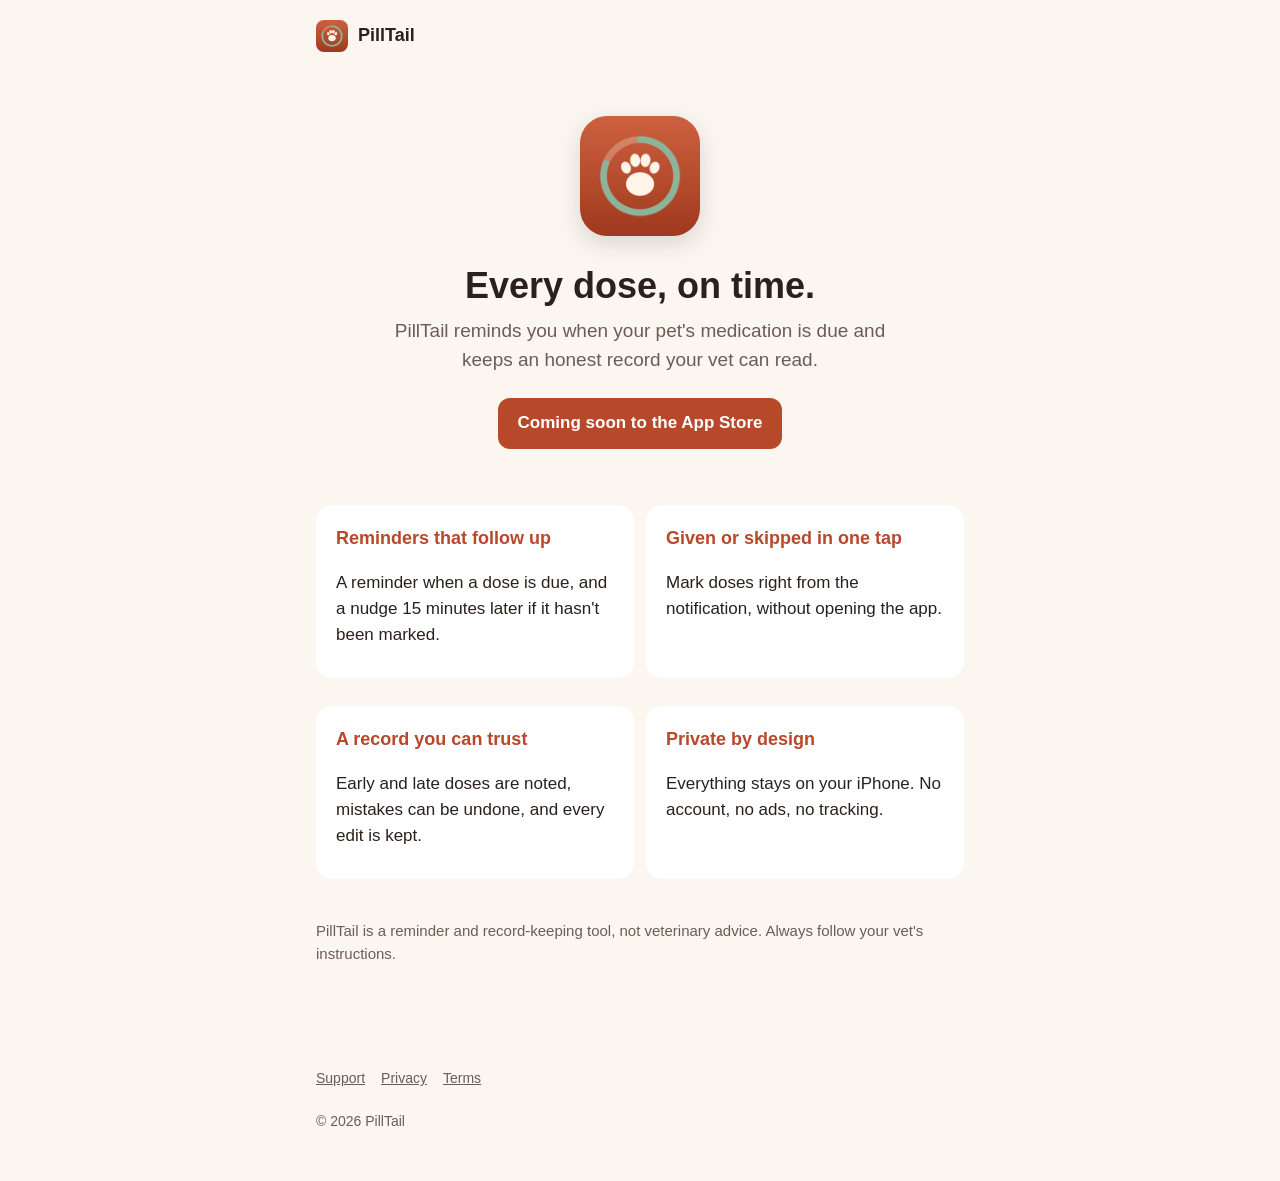
<file: pilltail/index.html>
<!doctype html>
<html lang="en">
<head>
<meta charset="utf-8">
<meta name="viewport" content="width=device-width, initial-scale=1">
<title>PillTail: Pet Medication Reminders</title>
<meta name="description" content="Reminders for your pet's medication, with a dose history your vet can read.">
<link rel="icon" href="logo.png">
<link rel="stylesheet" href="style.css">
</head>
<body>
<header class="site"><a href="index.html"><img src="logo.png" alt=""> PillTail</a></header>
<main>
<section class="hero">
<img src="logo.png" alt="PillTail app icon">
<h1>Every dose, on time.</h1>
<p>PillTail reminds you when your pet's medication is due and keeps an honest record your vet can read.</p>
<span class="badge">Coming soon to the App Store</span>
</section>

<section class="features">
<div class="card"><h2>Reminders that follow up</h2><p>A reminder when a dose is due, and a nudge 15 minutes later if it hasn't been marked.</p></div>
<div class="card"><h2>Given or skipped in one tap</h2><p>Mark doses right from the notification, without opening the app.</p></div>
<div class="card"><h2>A record you can trust</h2><p>Early and late doses are noted, mistakes can be undone, and every edit is kept.</p></div>
<div class="card"><h2>Private by design</h2><p>Everything stays on your iPhone. No account, no ads, no tracking.</p></div>
</section>

<p class="muted" style="margin-top:40px">PillTail is a reminder and record-keeping tool, not veterinary advice. Always follow your vet's instructions.</p>
</main>
<footer class="site"><a href="support.html">Support</a><a href="privacy.html">Privacy</a><a href="terms.html">Terms</a><br><br>© 2026 PillTail</footer>
</body>
</html>
</file>
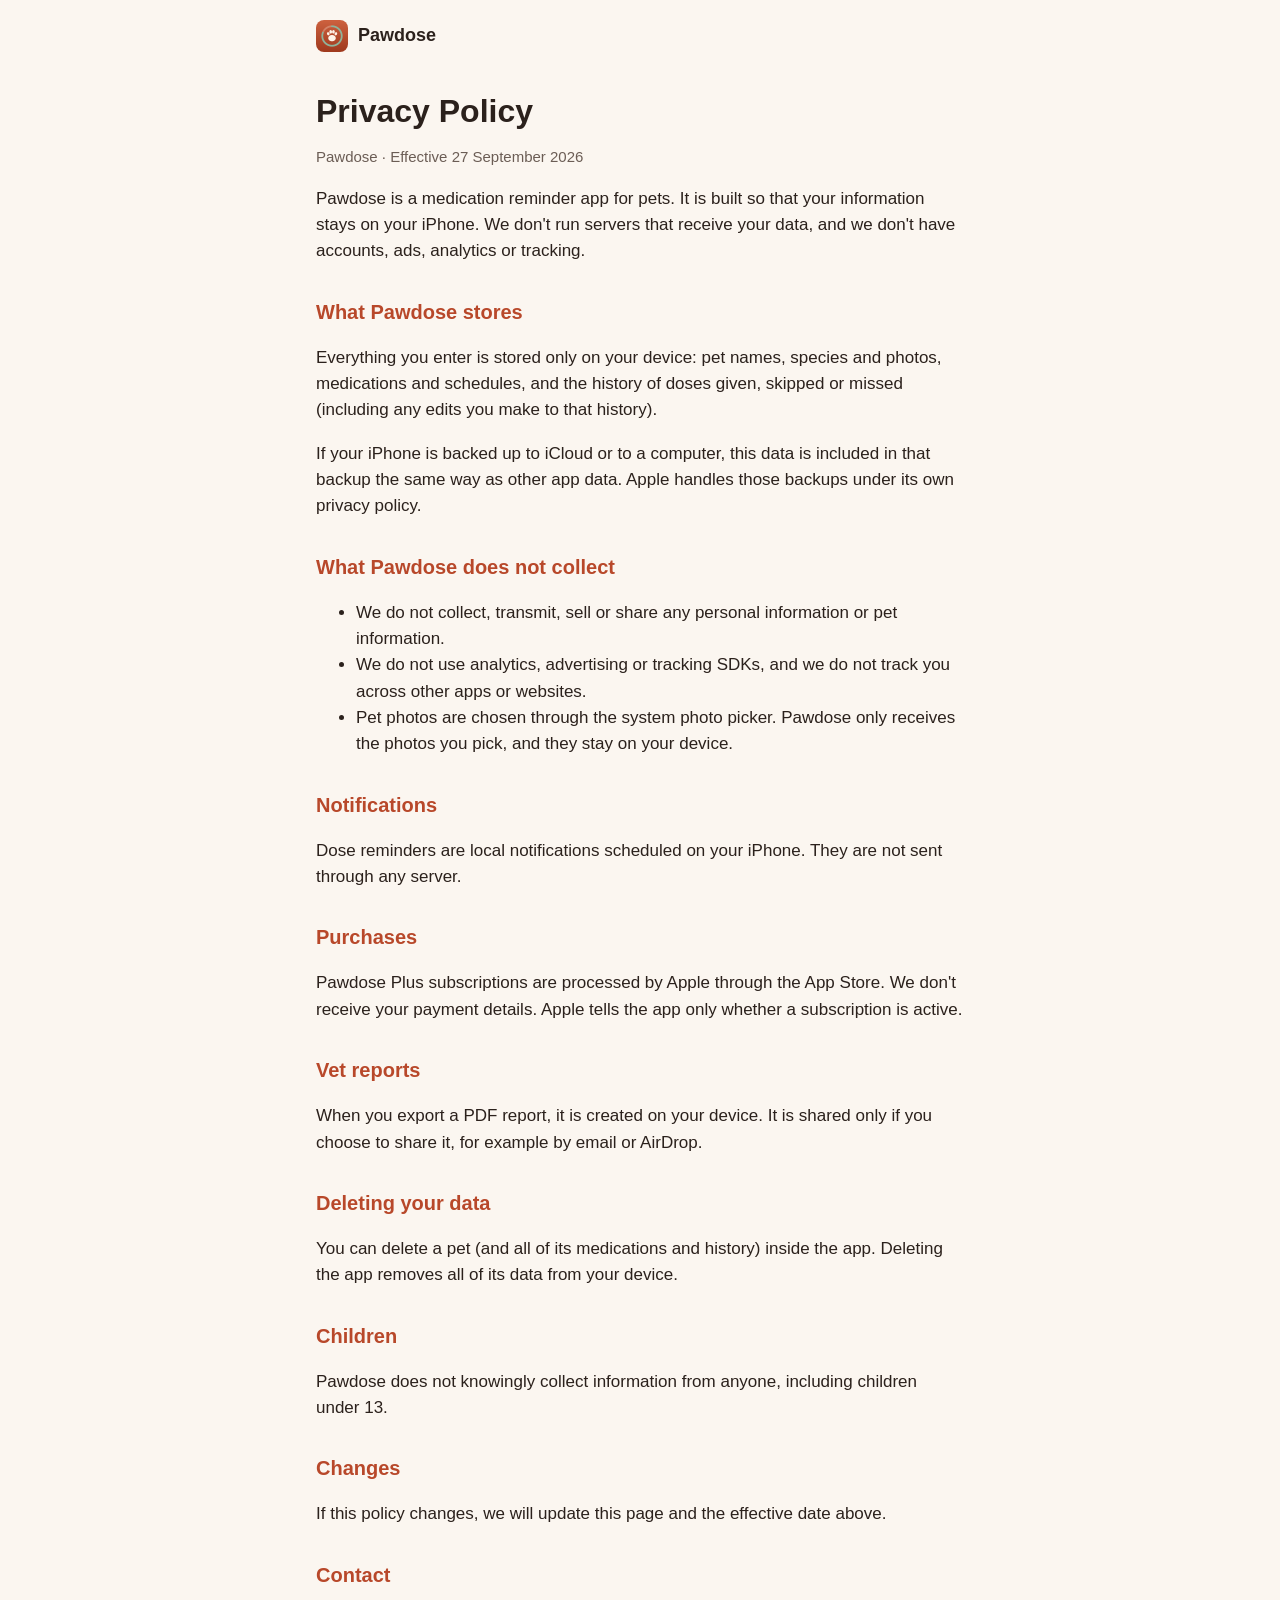
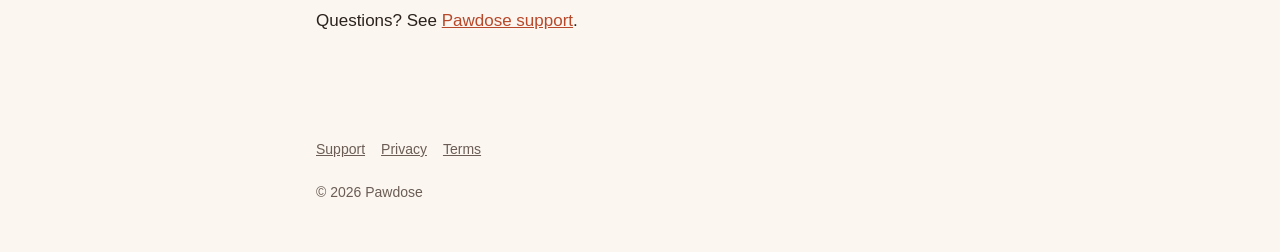
<file: pawdose/privacy.html>
<!doctype html>
<html lang="en">
<head>
<meta charset="utf-8">
<meta name="viewport" content="width=device-width, initial-scale=1">
<title>Pawdose Privacy Policy</title>
<meta name="description" content="Pawdose Privacy Policy">
<link rel="icon" href="logo.png">
<link rel="stylesheet" href="style.css">
</head>
<body>
<header class="site"><a href="index.html"><img src="logo.png" alt=""> Pawdose</a></header>
<main>
<h1>Privacy Policy</h1>
<p class="muted">Pawdose · Effective 27 September 2026</p>

<p>Pawdose is a medication reminder app for pets. It is built so that your information stays on your iPhone. We don't run servers that receive your data, and we don't have accounts, ads, analytics or tracking.</p>

<h2>What Pawdose stores</h2>
<p>Everything you enter is stored only on your device: pet names, species and photos, medications and schedules, and the history of doses given, skipped or missed (including any edits you make to that history).</p>
<p>If your iPhone is backed up to iCloud or to a computer, this data is included in that backup the same way as other app data. Apple handles those backups under its own privacy policy.</p>

<h2>What Pawdose does not collect</h2>
<ul>
<li>We do not collect, transmit, sell or share any personal information or pet information.</li>
<li>We do not use analytics, advertising or tracking SDKs, and we do not track you across other apps or websites.</li>
<li>Pet photos are chosen through the system photo picker. Pawdose only receives the photos you pick, and they stay on your device.</li>
</ul>

<h2>Notifications</h2>
<p>Dose reminders are local notifications scheduled on your iPhone. They are not sent through any server.</p>

<h2>Purchases</h2>
<p>Pawdose Plus subscriptions are processed by Apple through the App Store. We don't receive your payment details. Apple tells the app only whether a subscription is active.</p>

<h2>Vet reports</h2>
<p>When you export a PDF report, it is created on your device. It is shared only if you choose to share it, for example by email or AirDrop.</p>

<h2>Deleting your data</h2>
<p>You can delete a pet (and all of its medications and history) inside the app. Deleting the app removes all of its data from your device.</p>

<h2>Children</h2>
<p>Pawdose does not knowingly collect information from anyone, including children under 13.</p>

<h2>Changes</h2>
<p>If this policy changes, we will update this page and the effective date above.</p>

<h2>Contact</h2>
<p>Questions? See <a href="support.html">Pawdose support</a>.</p>
</main>
<footer class="site"><a href="support.html">Support</a><a href="privacy.html">Privacy</a><a href="terms.html">Terms</a><br><br>© 2026 Pawdose</footer>
</body>
</html>
</file>
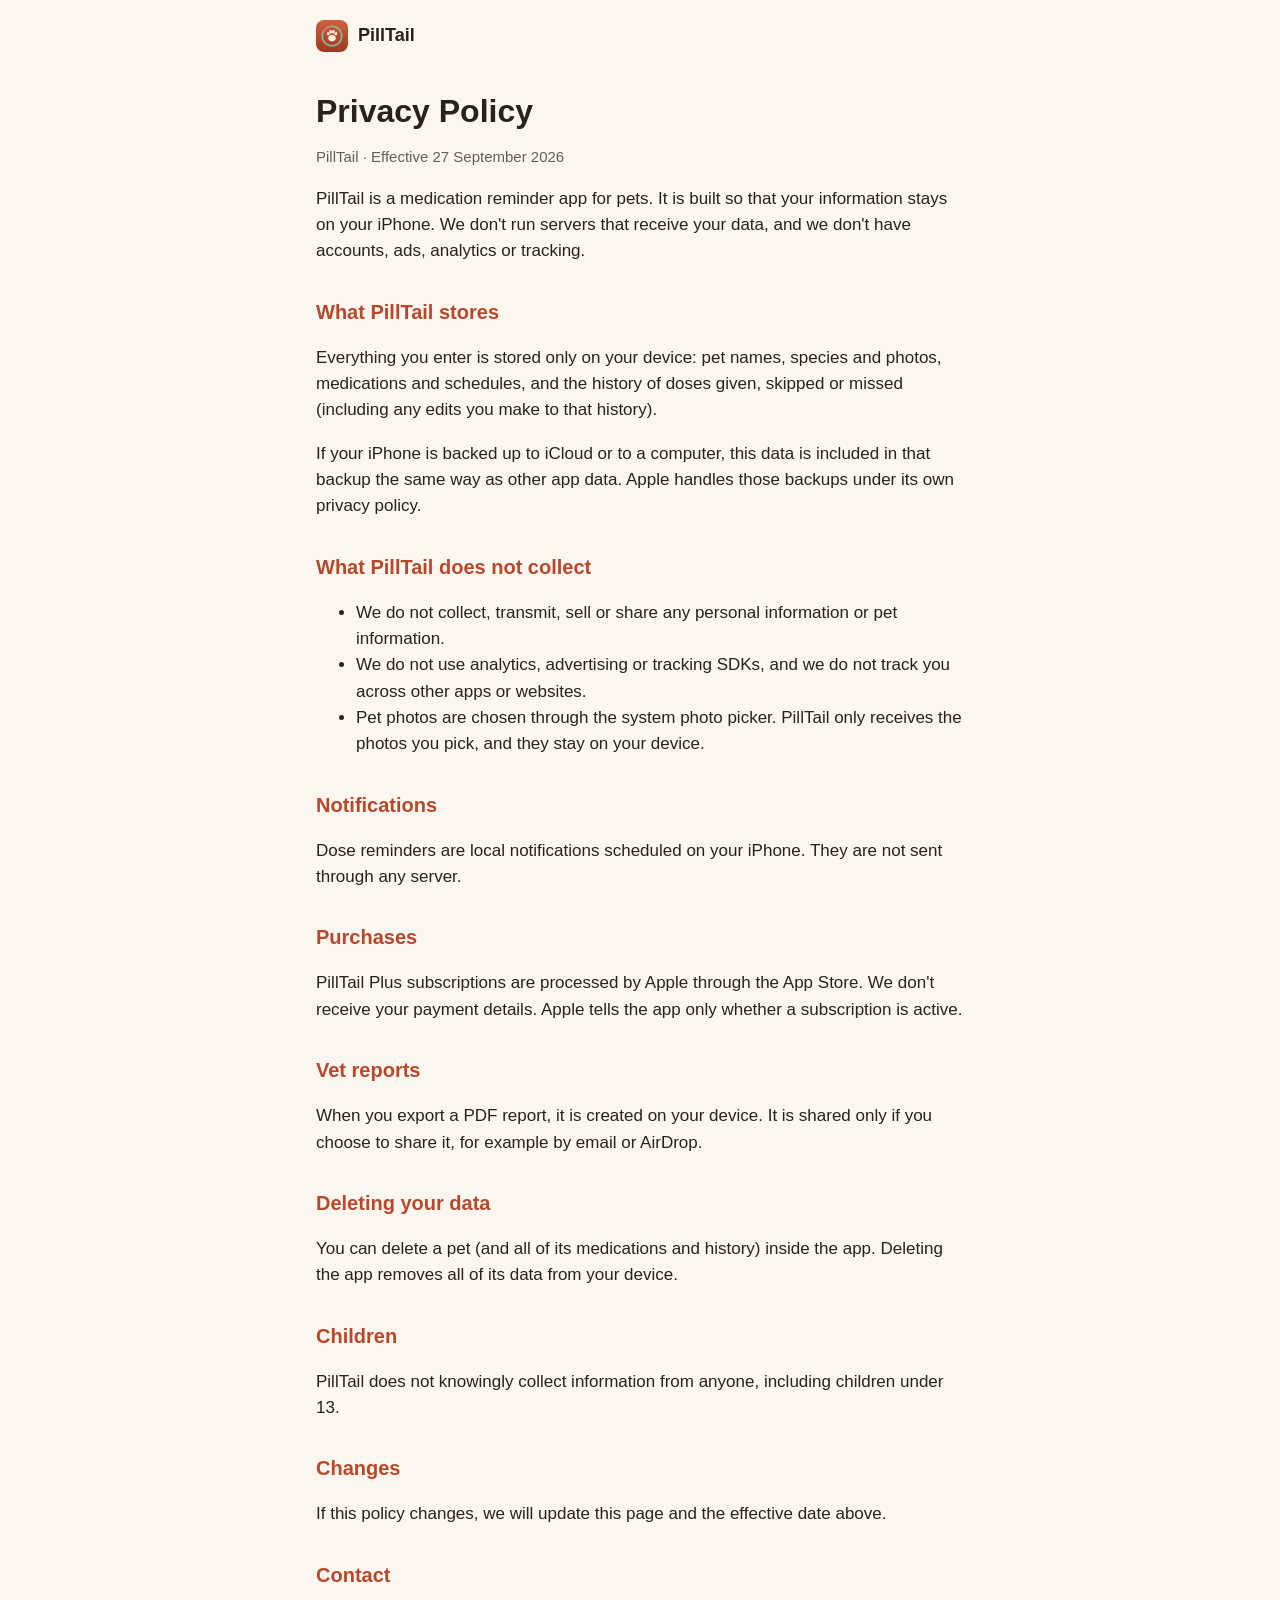
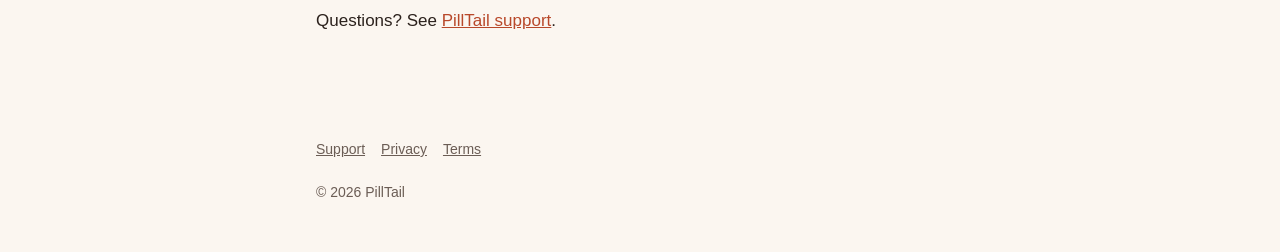
<file: pilltail/privacy.html>
<!doctype html>
<html lang="en">
<head>
<meta charset="utf-8">
<meta name="viewport" content="width=device-width, initial-scale=1">
<title>PillTail Privacy Policy</title>
<meta name="description" content="PillTail Privacy Policy">
<link rel="icon" href="logo.png">
<link rel="stylesheet" href="style.css">
</head>
<body>
<header class="site"><a href="index.html"><img src="logo.png" alt=""> PillTail</a></header>
<main>
<h1>Privacy Policy</h1>
<p class="muted">PillTail · Effective 27 September 2026</p>

<p>PillTail is a medication reminder app for pets. It is built so that your information stays on your iPhone. We don't run servers that receive your data, and we don't have accounts, ads, analytics or tracking.</p>

<h2>What PillTail stores</h2>
<p>Everything you enter is stored only on your device: pet names, species and photos, medications and schedules, and the history of doses given, skipped or missed (including any edits you make to that history).</p>
<p>If your iPhone is backed up to iCloud or to a computer, this data is included in that backup the same way as other app data. Apple handles those backups under its own privacy policy.</p>

<h2>What PillTail does not collect</h2>
<ul>
<li>We do not collect, transmit, sell or share any personal information or pet information.</li>
<li>We do not use analytics, advertising or tracking SDKs, and we do not track you across other apps or websites.</li>
<li>Pet photos are chosen through the system photo picker. PillTail only receives the photos you pick, and they stay on your device.</li>
</ul>

<h2>Notifications</h2>
<p>Dose reminders are local notifications scheduled on your iPhone. They are not sent through any server.</p>

<h2>Purchases</h2>
<p>PillTail Plus subscriptions are processed by Apple through the App Store. We don't receive your payment details. Apple tells the app only whether a subscription is active.</p>

<h2>Vet reports</h2>
<p>When you export a PDF report, it is created on your device. It is shared only if you choose to share it, for example by email or AirDrop.</p>

<h2>Deleting your data</h2>
<p>You can delete a pet (and all of its medications and history) inside the app. Deleting the app removes all of its data from your device.</p>

<h2>Children</h2>
<p>PillTail does not knowingly collect information from anyone, including children under 13.</p>

<h2>Changes</h2>
<p>If this policy changes, we will update this page and the effective date above.</p>

<h2>Contact</h2>
<p>Questions? See <a href="support.html">PillTail support</a>.</p>
</main>
<footer class="site"><a href="support.html">Support</a><a href="privacy.html">Privacy</a><a href="terms.html">Terms</a><br><br>© 2026 PillTail</footer>
</body>
</html>
</file>
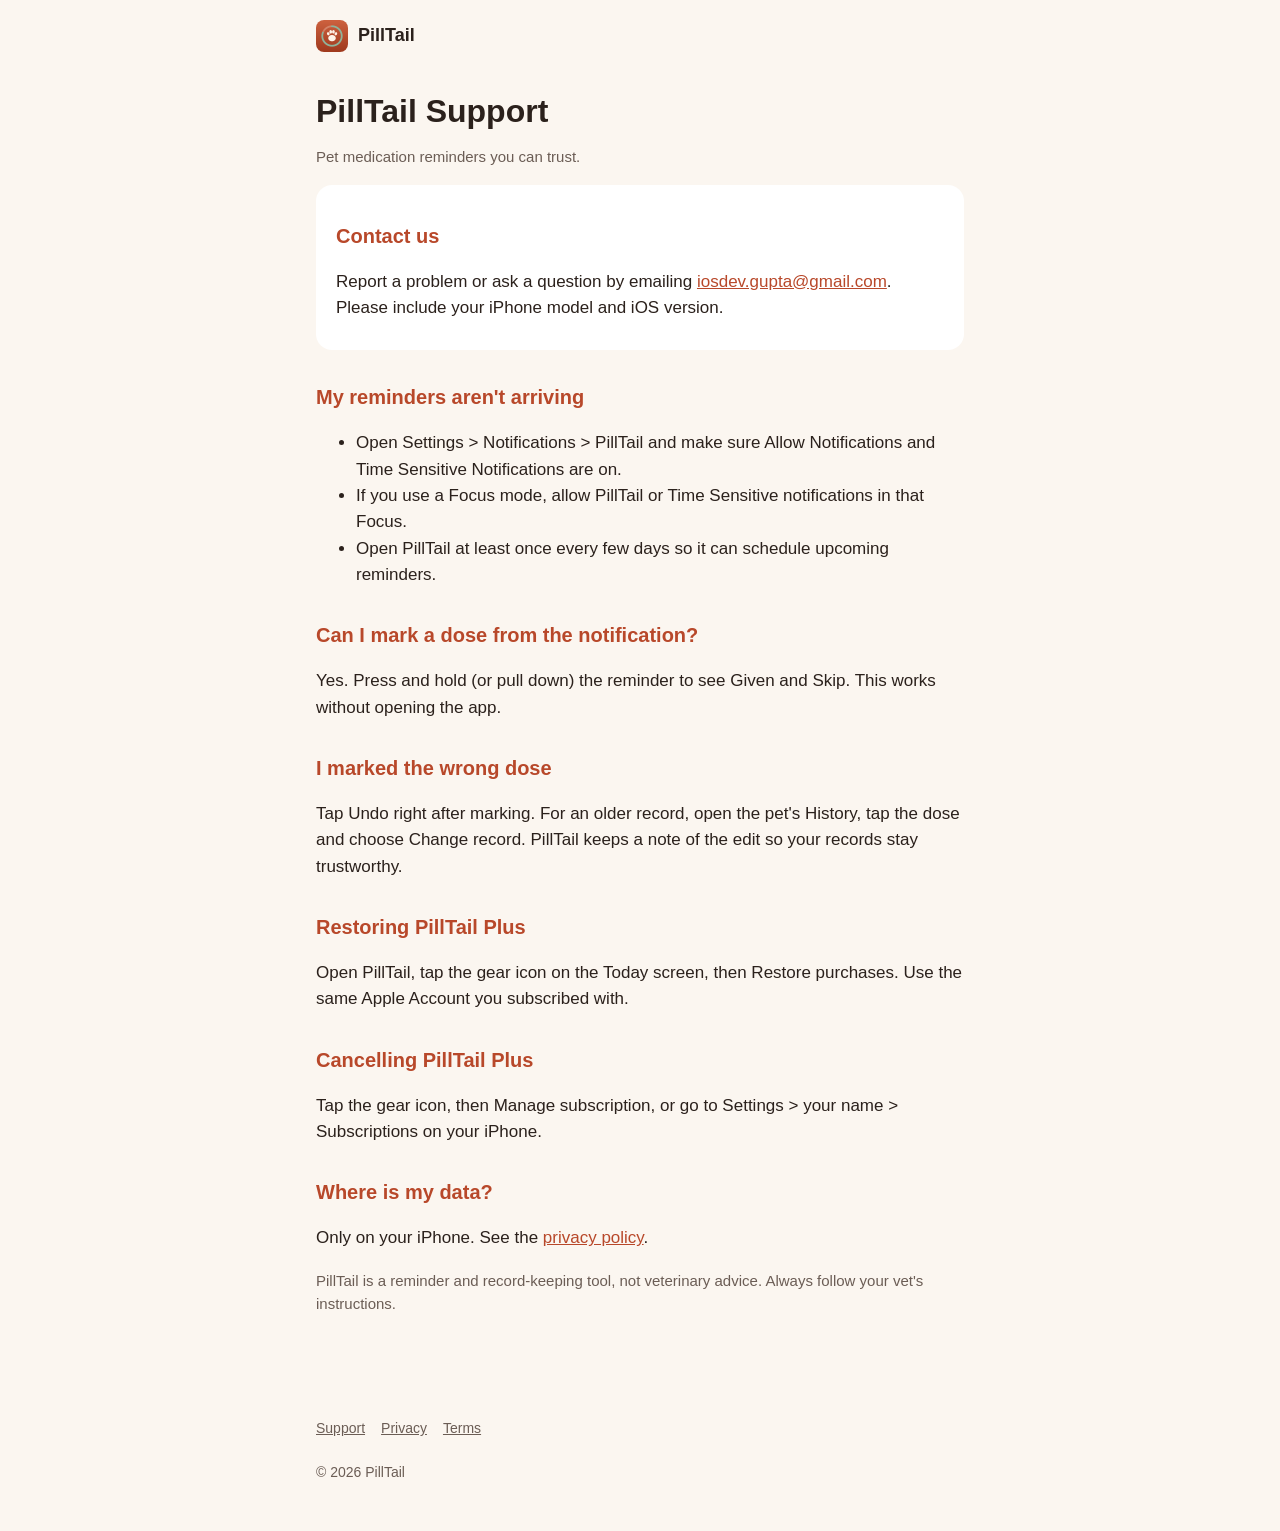
<file: pilltail/support.html>
<!doctype html>
<html lang="en">
<head>
<meta charset="utf-8">
<meta name="viewport" content="width=device-width, initial-scale=1">
<title>PillTail Support</title>
<meta name="description" content="PillTail Support">
<link rel="icon" href="logo.png">
<link rel="stylesheet" href="style.css">
</head>
<body>
<header class="site"><a href="index.html"><img src="logo.png" alt=""> PillTail</a></header>
<main>
<h1>PillTail Support</h1>
<p class="muted">Pet medication reminders you can trust.</p>

<div class="card">
<h2>Contact us</h2>
<p>Report a problem or ask a question by emailing <a href="mailto:iosdev.gupta@gmail.com">iosdev.gupta@gmail.com</a>. Please include your iPhone model and iOS version.</p>
</div>

<h2>My reminders aren't arriving</h2>
<ul>
<li>Open Settings &gt; Notifications &gt; PillTail and make sure Allow Notifications and Time Sensitive Notifications are on.</li>
<li>If you use a Focus mode, allow PillTail or Time Sensitive notifications in that Focus.</li>
<li>Open PillTail at least once every few days so it can schedule upcoming reminders.</li>
</ul>

<h2>Can I mark a dose from the notification?</h2>
<p>Yes. Press and hold (or pull down) the reminder to see Given and Skip. This works without opening the app.</p>

<h2>I marked the wrong dose</h2>
<p>Tap Undo right after marking. For an older record, open the pet's History, tap the dose and choose Change record. PillTail keeps a note of the edit so your records stay trustworthy.</p>

<h2>Restoring PillTail Plus</h2>
<p>Open PillTail, tap the gear icon on the Today screen, then Restore purchases. Use the same Apple Account you subscribed with.</p>

<h2>Cancelling PillTail Plus</h2>
<p>Tap the gear icon, then Manage subscription, or go to Settings &gt; your name &gt; Subscriptions on your iPhone.</p>

<h2>Where is my data?</h2>
<p>Only on your iPhone. See the <a href="privacy.html">privacy policy</a>.</p>

<p class="muted">PillTail is a reminder and record-keeping tool, not veterinary advice. Always follow your vet's instructions.</p>
</main>
<footer class="site"><a href="support.html">Support</a><a href="privacy.html">Privacy</a><a href="terms.html">Terms</a><br><br>© 2026 PillTail</footer>
</body>
</html>
</file>
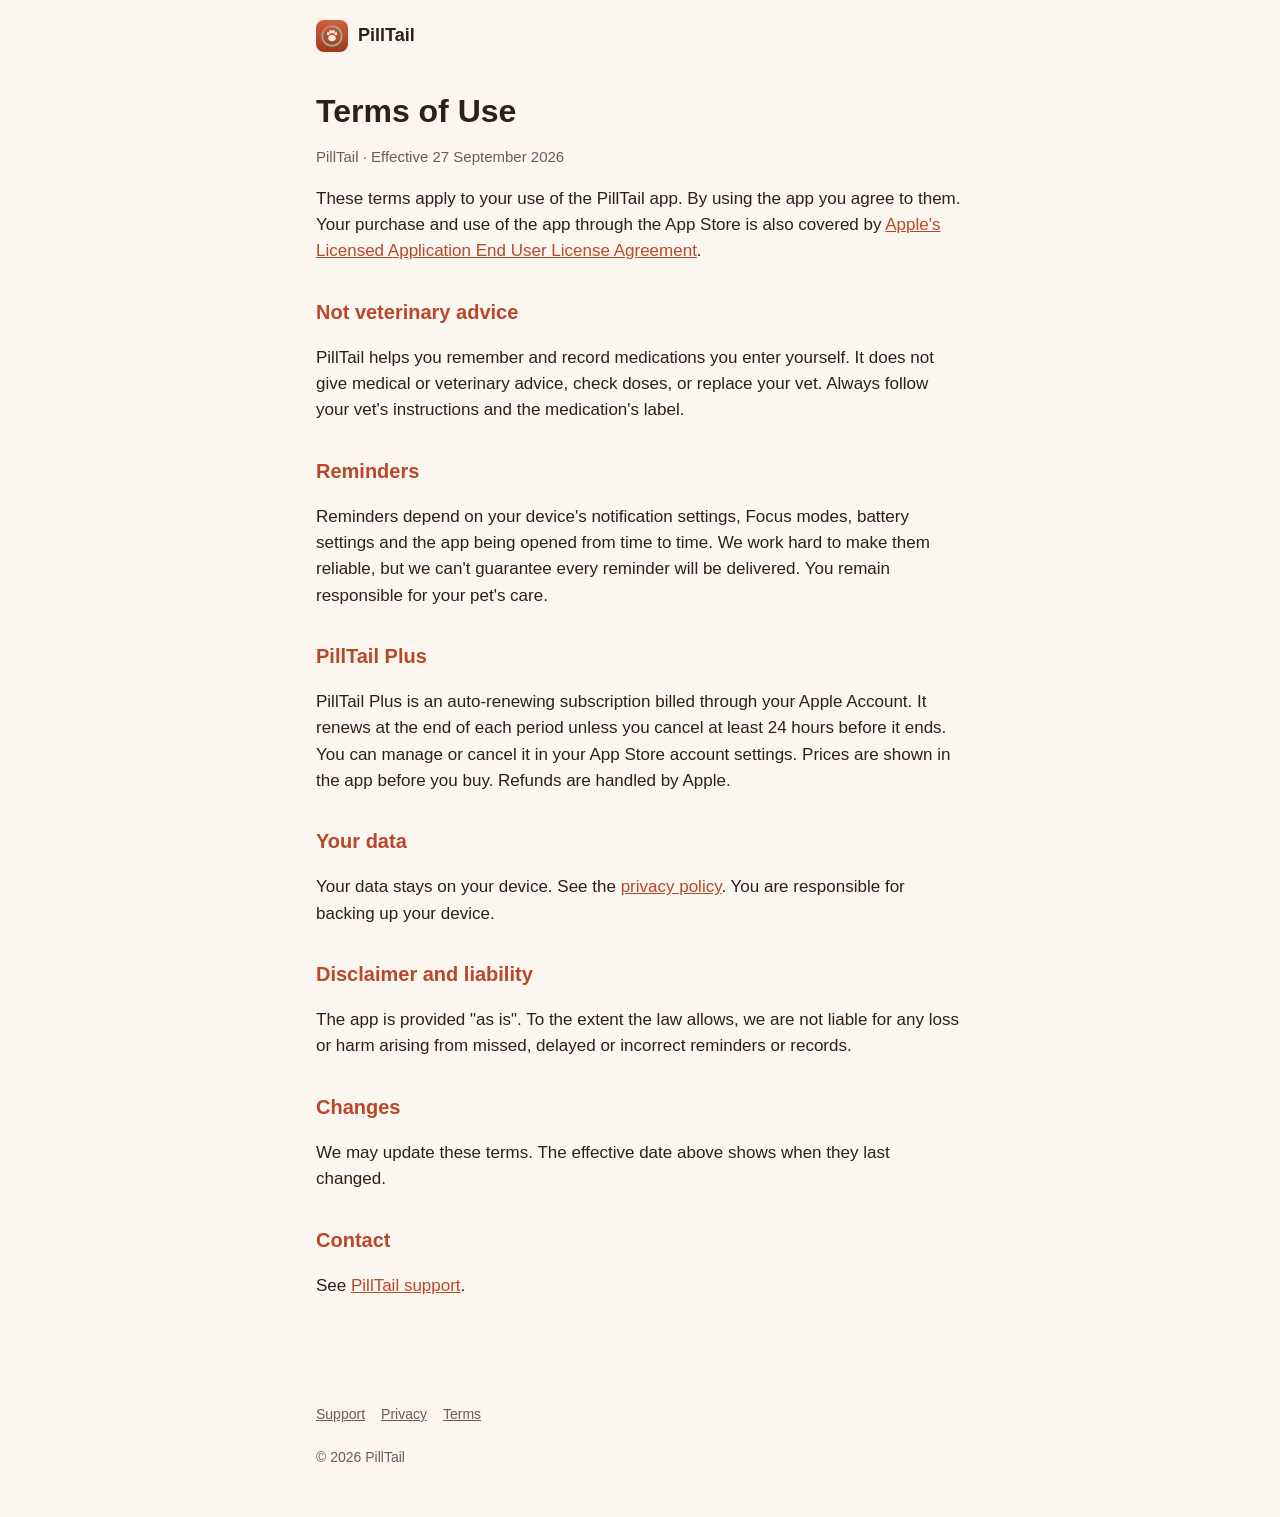
<file: pilltail/terms.html>
<!doctype html>
<html lang="en">
<head>
<meta charset="utf-8">
<meta name="viewport" content="width=device-width, initial-scale=1">
<title>PillTail Terms of Use</title>
<meta name="description" content="PillTail terms of use">
<link rel="icon" href="logo.png">
<link rel="stylesheet" href="style.css">
</head>
<body>
<header class="site"><a href="index.html"><img src="logo.png" alt=""> PillTail</a></header>
<main>
<h1>Terms of Use</h1>
<p class="muted">PillTail · Effective 27 September 2026</p>

<p>These terms apply to your use of the PillTail app. By using the app you agree to them. Your purchase and use of the app through the App Store is also covered by <a href="https://www.apple.com/legal/internet-services/itunes/dev/stdeula/">Apple's Licensed Application End User License Agreement</a>.</p>

<h2>Not veterinary advice</h2>
<p>PillTail helps you remember and record medications you enter yourself. It does not give medical or veterinary advice, check doses, or replace your vet. Always follow your vet's instructions and the medication's label.</p>

<h2>Reminders</h2>
<p>Reminders depend on your device's notification settings, Focus modes, battery settings and the app being opened from time to time. We work hard to make them reliable, but we can't guarantee every reminder will be delivered. You remain responsible for your pet's care.</p>

<h2>PillTail Plus</h2>
<p>PillTail Plus is an auto-renewing subscription billed through your Apple Account. It renews at the end of each period unless you cancel at least 24 hours before it ends. You can manage or cancel it in your App Store account settings. Prices are shown in the app before you buy. Refunds are handled by Apple.</p>

<h2>Your data</h2>
<p>Your data stays on your device. See the <a href="privacy.html">privacy policy</a>. You are responsible for backing up your device.</p>

<h2>Disclaimer and liability</h2>
<p>The app is provided "as is". To the extent the law allows, we are not liable for any loss or harm arising from missed, delayed or incorrect reminders or records.</p>

<h2>Changes</h2>
<p>We may update these terms. The effective date above shows when they last changed.</p>

<h2>Contact</h2>
<p>See <a href="support.html">PillTail support</a>.</p>
</main>
<footer class="site"><a href="support.html">Support</a><a href="privacy.html">Privacy</a><a href="terms.html">Terms</a><br><br>© 2026 PillTail</footer>
</body>
</html>
</file>
<file: css/default.css>
/*
=====================================================================
*   Ceevee v1.0 Default Stylesheet
*   url: styleshout.com
*   03-17-2014
=====================================================================

TOC:
a. Webfonts and Icon fonts
b. Reset
c. Default Styles
   1. Basic
   2. Typography
   3. Links
   4. Images
   5. Buttons
   6. Forms
d. Grid
e. Others
   1. Clearing
   2. Misc

=====================================================================  */

/* ------------------------------------------------------------------ */
/* a. Webfonts and Icon fonts
 ------------------------------------------------------------------ */

@import url("fonts.css");
@import url("fontello/css/fontello.css");
@import url("font-awesome/css/font-awesome.min.css");

/* ------------------------------------------------------------------
/* b. Reset
      Adapted from:
      Normalize.css - https://github.com/necolas/normalize.css/
      HTML5 Doctor Reset - html5doctor.com/html-5-reset-stylesheet/
/* ------------------------------------------------------------------ */

html, body, div, span, object, iframe,
h1, h2, h3, h4, h5, h6, p, blockquote, pre,
abbr, address, cite, code,
del, dfn, em, img, ins, kbd, q, samp,
small, strong, sub, sup, var,
b, i,
dl, dt, dd, ol, ul, li,
fieldset, form, label, legend,
table, caption, tbody, tfoot, thead, tr, th, td,
article, aside, canvas, details, figcaption, figure,
footer, header, hgroup, menu, nav, section, summary,
time, mark, audio, video {
   margin: 0;
   padding: 0;
   border: 0;
   outline: 0;
   font-size: 100%;
   vertical-align: baseline;
   background: transparent;
}

article,aside,details,figcaption,figure,
footer,header,hgroup,menu,nav,section {
   display: block;
}

audio,
canvas,
video {
   display: inline-block;
}

audio:not([controls]) {
   display: none;
   height: 0;
}

[hidden] { display: none; }

code, kbd, pre, samp {
   font-family: monospace, serif;
   font-size: 1em;
}

pre {
   white-space: pre;
   white-space: pre-wrap;
   word-wrap: break-word;
}

blockquote, q { quotes: &#8220 &#8220; }

blockquote:before, blockquote:after,
q:before, q:after {
   content: '';
   content: none;
}

ins {
   background-color: #ff9;
   color: #000;
   text-decoration: none;
}

mark {
   background-color: #A7F4F6;
   color: #555;
}

del { text-decoration: line-through; }

abbr[title], dfn[title] {
   border-bottom: 1px dotted;
   cursor: help;
}

table {
   border-collapse: collapse;
   border-spacing: 0;
}


/* ------------------------------------------------------------------ */
/* c. Default and Basic Styles
      Adapted from:
      Skeleton CSS Framework - http://www.getskeleton.com/
      Typeplate Typographic Starter Kit - http://typeplate.com/
/* ------------------------------------------------------------------ */

/*  1. Basic  ------------------------------------------------------- */

*,
*:before,
*:after {
   -moz-box-sizing: border-box;
   -webkit-box-sizing: border-box;
   box-sizing: border-box;
}

html {
   font-size: 62.5%;
   -webkit-font-smoothing: antialiased;
}

body {
   background: #fff;
   font-family: 'opensans-regular', sans-serif;
   font-weight: normal;
   font-size: 15px;
   line-height: 30px;
	color: #838C95;

   -webkit-font-smoothing: antialiased; /* Fix for webkit rendering */
	-webkit-text-size-adjust: 100%;
}

/*  2. Typography
       Vertical rhythm with leading derived from 6
--------------------------------------------------------------------- */

h1, h2, h3, h4, h5, h6 {
   color: #313131;
	font-family: 'opensans-bold', sans-serif;
   font-weight: normal;
}
h1 a, h2 a, h3 a, h4 a, h5 a, h6 a { font-weight: inherit; }
h1 { font-size: 38px; line-height: 42px; margin-bottom: 12px; letter-spacing: -1px; }
h2 { font-size: 28px; line-height: 36px; margin-bottom: 6px; }
h3 { font-size: 22px; line-height: 30px; margin-bottom: 12px; }
h4 { font-size: 20px; line-height: 30px; margin-bottom: 6px; }
h5 { font-size: 18px; line-height: 30px; }
h6 { font-size: 14px; line-height: 30px; }
.subheader { }

p { margin: 0 0 30px 0; }
p img { margin: 0; }
p.lead {
   font: 19px/36px 'opensans-light', sans-serif;
   margin-bottom: 18px;
}

/* for 'em' and 'strong' tags, font-size and line-height should be same with
the body tag due to rendering problems in some browsers */
em { font: 15px/30px 'opensans-italic', sans-serif; }
strong, b { font: 15px/30px 'opensans-bold', sans-serif; }
small { font-size: 11px; line-height: inherit; }

/*	Blockquotes */
blockquote {
   margin: 30px 0px;
   padding-left: 40px;
   position: relative;
}
blockquote:before {
   content: "\201C";
   opacity: 0.45;
   font-size: 80px;
   line-height: 0px;
   margin: 0;
   font-family: arial, sans-serif;

   position: absolute;
   top:  30px;
	left: 0;
}
blockquote p {
   font-family: 'librebaskerville-italic', serif;
   padding: 0;
   font-size: 18px;
   line-height: 36px;
}
blockquote cite {
   display: block;
   font-size: 12px;
   font-style: normal;
   line-height: 18px;
}
blockquote cite:before { content: "\2014 \0020"; }
blockquote cite a,
blockquote cite a:visited { color: #8B9798; border: none }

/* ---------------------------------------------------------------------
/*  Pull Quotes Markup
/*
    <aside class="pull-quote">
		<blockquote>
			<p></p>
		</blockquote>
	 </aside>
/*
/* --------------------------------------------------------------------- */
.pull-quote {
   position: relative;
	padding: 18px 30px 18px 0px;
}
.pull-quote:before,
.pull-quote:after {
	height: 1em;
	opacity: 0.45;
	position: absolute;
	font-size: 80px;
   font-family: Arial, Sans-Serif;
}
.pull-quote:before {
	content: "\201C";
	top:  33px;
	left: 0;
}
.pull-quote:after {
	content: '\201D';
	bottom: -33px;
	right: 0;
}
.pull-quote blockquote {
   margin: 0;
}
.pull-quote blockquote:before {
   content: none;
}

/* Abbreviations */
abbr {
   font-family: 'opensans-bold', sans-serif;
	font-variant: small-caps;
	text-transform: lowercase;
   letter-spacing: .5px;
	color: gray;
}
abbr:hover { cursor: help; }

/* drop cap */
.drop-cap:first-letter {
	float: left;
	margin: 0;
	padding: 14px 6px 0 0;
	font-size: 84px;
	font-family: /* Copperplate */ 'opensans-bold', sans-serif;
   line-height: 60px;
	text-indent: 0;
	background: transparent;
	color: inherit;
}

hr { border: solid #E3E3E3; border-width: 1px 0 0; clear: both; margin: 11px 0 30px; height: 0; }


/*  3. Links  ------------------------------------------------------- */

a, a:visited {
   text-decoration: none;
   outline: 0;
   color: #11ABB0;

   -webkit-transition: color .3s ease-in-out;
   -moz-transition: color .3s ease-in-out;
   -o-transition: color .3s ease-in-out;
   transition: color .3s ease-in-out;
}
a:hover, a:focus { color: #313131; }
p a, p a:visited { line-height: inherit; }


/*  4. List  --------------------------------------------------------- */

ul, ol { margin-bottom: 24px; margin-top: 12px; }
ul { list-style: none outside; }
ol { list-style: decimal; }
ol, ul.square, ul.circle, ul.disc { margin-left: 30px; }
ul.square { list-style: square outside; }
ul.circle { list-style: circle outside; }
ul.disc { list-style: disc outside; }
ul ul, ul ol,
ol ol, ol ul { margin: 6px 0 6px 30px; }
ul ul li, ul ol li,
ol ol li, ol ul li { margin-bottom: 6px; }
li { line-height: 18px; margin-bottom: 12px; }
ul.large li { }
li p { }

/* ---------------------------------------------------------------------
/*  Stats Tab Markup

    <ul class="stats-tabs">
		<li><a href="#">[value]<b>[name]</b></a></li>
	 </ul>

    Extend this object into your markup.
/*
/* --------------------------------------------------------------------- */
.stats-tabs {
   padding: 0;
   margin: 24px 0;
}
.stats-tabs li {
	display: inline-block;
	margin: 0 10px 18px 0;
	padding: 0 10px 0 0;
	border-right: 1px solid #ccc;
}
.stats-tabs li:last-child {
	margin: 0;
	padding: 0;
	border: none;
}
.stats-tabs li a {
	display: inline-block;
	font-size: 22px;
	font-family: 'opensans-bold', sans-serif;
   border: none;
   color: #313131;
}
.stats-tabs li a:hover {
   color:#11ABB0;
}
.stats-tabs li a b {
	display: block;
	margin: 6px 0 0 0;
	font-size: 13px;
	font-family: 'opensans-regular', sans-serif;
   color: #8B9798;
}

/* definition list */
dl { margin: 12px 0; }
dt { margin: 0; color:#11ABB0; }
dd { margin: 0 0 0 20px; }

/* Lining Definition Style Markup */
.lining dt,
.lining dd {
	display: inline;
	margin: 0;
}
.lining dt + dt:before,
.lining dd + dt:before {
	content: "\A";
	white-space: pre;
}
.lining dd + dd:before {
	content: ", ";
}
.lining dd:before {
	content: ": ";
	margin-left: -0.2em;
}

/* Dictionary Definition Style Markup */
.dictionary-style dt {
	display: inline;
	counter-reset: definitions;
}
.dictionary-style dt + dt:before {
	content: ", ";
	margin-left: -0.2em;
}
.dictionary-style dd {
	display: block;
	counter-increment: definitions;
}
.dictionary-style dd:before {
	content: counter(definitions, decimal) ". ";
}

/* Pagination */
.pagination {
   margin: 36px auto;
   text-align: center;
}
.pagination ul li {
   display: inline-block;
   margin: 0;
   padding: 0;
}
.pagination .page-numbers {
   font: 15px/18px 'opensans-bold', sans-serif;
   display: inline-block;
   padding: 6px 10px;
   margin-right: 3px;
   margin-bottom: 6px;
	color: #6E757C;
	background-color: #E6E8EB;

	-webkit-transition: all 200ms ease-in-out;
	-moz-transition: all 200ms ease-in-out;
	-o-transition: all 200ms ease-in-out;
	-ms-transition: all 200ms ease-in-out;
	transition: all 200ms ease-in-out;

   -moz-border-radius: 3px;
   -webkit-border-radius: 3px;
   -khtml-border-radius: 3px;
	border-radius: 3px;
}
.pagination .page-numbers:hover {
   background: #838A91;
   color: #fff;
}
.pagination .current,
.pagination .current:hover {
   background-color: #11ABB0;
   color: #fff;
}
.pagination .inactive,
.pagination .inactive:hover {
   background-color: #E6E8EB;
	color: #A9ADB2;
}
.pagination .prev, .pagination .next {}

/*  5. Images  --------------------------------------------------------- */

img {
   max-width: 100%;
   height: auto;
}
img.pull-right { margin: 12px 0px 0px 18px; }
img.pull-left { margin: 12px 18px 0px 0px; }

/*  6. Buttons  --------------------------------------------------------- */

.button,
.button:visited,
button,
input[type="submit"],
input[type="reset"],
input[type="button"] {
   font: 16px/30px 'opensans-bold', sans-serif;
   background: #11ABB0;
   display: inline-block;
	text-decoration: none;
   letter-spacing: 0;
   color: #fff;
	padding: 12px 20px;
	margin-bottom: 18px;
   border: none;
   cursor: pointer;
   height: auto;

   -webkit-transition: all .2s ease-in-out;
	-moz-transition: all .2s ease-in-out;
	-o-transition: all .2s ease-in-out;
	-ms-transition: all .2s ease-in-out;
	transition: all .2s ease-in-out;

   -moz-border-radius: 3px;
   -webkit-border-radius: 3px;
   -khtml-border-radius: 3px;
   border-radius: 3px;
}

.button:hover,
button:hover,
input[type="submit"]:hover,
input[type="reset"]:hover,
input[type="button"]:hover {
   background: #3d4145;
   color: #fff;
}

.button:active,
button:active,
input[type="submit"]:active,
input[type="reset"]:active,
input[type="button"]:active {
   background: #3d4145;
   color: #fff;
}

.button.full-width,
button.full-width,
input[type="submit"].full-width,
input[type="reset"].full-width,
input[type="button"].full-width {
	width: 100%;
	padding-left: 0 !important;
	padding-right: 0 !important;
	text-align: center;
}

/* Fix for odd Mozilla border & padding issues */
button::-moz-focus-inner,
input::-moz-focus-inner {
    border: 0;
    padding: 0;
}


/*  7. Forms  --------------------------------------------------------- */

form { margin-bottom: 24px; }
fieldset { margin-bottom: 24px; }

input[type="text"],
input[type="password"],
input[type="email"],
textarea,
select {
   display: block;
   padding: 18px 15px;
   margin: 0 0 24px 0;
   border: 0;
   outline: none;
   vertical-align: middle;
   min-width: 225px;
	max-width: 100%;
   font-size: 15px;
   line-height: 24px;
	color: #647373;
	background: #D3D9D9;

}

/* select { padding: 0;
   width: 220px;
   } */

input[type="text"]:focus,
input[type="password"]:focus,
input[type="email"]:focus,
textarea:focus {
   color: #B3B7BC;
	background-color: #3d4145;
}

textarea { min-height: 220px; }

label,
legend {
   font: 16px/24px 'opensans-bold', sans-serif;
	margin: 12px 0;
   color: #3d4145;
   display: block;
}
label span,
legend span {
	color: #8B9798;
   font: 14px/24px 'opensans-regular', sans-serif;
}

input[type="checkbox"],
input[type="radio"] {
    font-size: 15px;
    color: #737373;
}

input[type="checkbox"] { display: inline; }

/* ------------------------------------------------------------------ */
/* d. Grid
---------------------------------------------------------------------
   gutter = 40px.
/* ------------------------------------------------------------------ */

/* default
--------------------------------------------------------------- */
.row {
   width: 96%;
   max-width: 1020px;
   margin: 0 auto;
}
/* fixed width for IE8 */
.ie .row { width: 1000px ; }

.narrow .row { max-width: 980px; }

.row .row { width: auto; max-width: none; margin: 0 -20px; }

/* row clearing */
.row:before,
.row:after {
    content: " ";
    display: table;
}
.row:after {
    clear: both;
}

.column, .columns {
   position: relative;
   padding: 0 20px;
   min-height: 1px;
   float: left;
}
.column.centered, .columns.centered  {
    float: none;
    margin: 0 auto;
}

/* removed gutters */
.row.collapsed > .column,
.row.collapsed > .columns,
.column.collapsed, .columns.collapsed  { padding: 0; }

[class*="column"] + [class*="column"]:last-child { float: right; }
[class*="column"] + [class*="column"].end { float: right; }

/* column widths */
.row .one         { width: 8.33333%; }
.row .two         { width: 16.66667%; }
.row .three       { width: 25%; }
.row .four        { width: 33.33333%; }
.row .five        { width: 41.66667%; }
.row .six         { width: 50%; }
.row .seven       { width: 58.33333%; }
.row .eight       { width: 66.66667%; }
.row .nine        { width: 75%; }
.row .ten         { width: 83.33333%; }
.row .eleven      { width: 91.66667%; }
.row .twelve      { width: 100%; }

/* Offsets */
.row .offset-1    { margin-left: 8.33333%; }
.row .offset-2    { margin-left: 16.66667%; }
.row .offset-3    { margin-left: 25%; }
.row .offset-4    { margin-left: 33.33333%; }
.row .offset-5    { margin-left: 41.66667%; }
.row .offset-6    { margin-left: 50%; }
.row .offset-7    { margin-left: 58.33333%; }
.row .offset-8    { margin-left: 66.66667%; }
.row .offset-9    { margin-left: 75%; }
.row .offset-10   { margin-left: 83.33333%; }
.row .offset-11   { margin-left: 91.66667%; }

/* Push/Pull */
.row .push-1      { left: 8.33333%; }
.row .pull-1      { right: 8.33333%; }
.row .push-2      { left: 16.66667%; 	}
.row .pull-2      { right: 16.66667%; }
.row .push-3      { left: 25%; }
.row .pull-3      { right: 25%;	}
.row .push-4      { left: 33.33333%; }
.row .pull-4      { right: 33.33333%; }
.row .push-5      { left: 41.66667%; }
.row .pull-5      { right: 41.66667%; }
.row .push-6      { left: 50%; }
.row .pull-6      { right: 50%; }
.row .push-7      { left: 58.33333%; }
.row .pull-7      { right: 58.33333%; }
.row .push-8      { left: 66.66667%; 	}
.row .pull-8      { right: 66.66667%; }
.row .push-9      { left: 75%; }
.row .pull-9      { right: 75%; }
.row .push-10     { left: 83.33333%; }
.row .pull-10     { right: 83.33333%; }
.row .push-11     { left: 91.66667%; }
.row .pull-11     { right: 91.66667%; }

/* block grids
--------------------------------------------------------------------- */
.bgrid-sixths [class*="column"]   { width: 16.66667%; }
.bgrid-quarters [class*="column"] { width: 25%; }
.bgrid-thirds [class*="column"]   { width: 33.33333%; }
.bgrid-halves [class*="column"]   { width: 50%; }

[class*="bgrid"] [class*="column"] + [class*="column"]:last-child { float: left; }

/* Left clearing for block grid columns - columns that changes width in
different screen sizes. Allows columns with different heights to align
properly.
--------------------------------------------------------------------- */
.first { clear: left; }   /* first column in default screen */
.s-first { clear: none; } /* first column in smaller screens */

/* smaller screens
--------------------------------------------------------------- */
@media only screen and (max-width: 900px) {

   /* block grids on small screens */
   .s-bgrid-sixths [class*="column"]   { width: 16.66667%; }
   .s-bgrid-quarters [class*="column"] { width: 25%; }
   .s-bgrid-thirds [class*="column"]   { width: 33.33333%; }
   .s-bgrid-halves [class*="column"]   { width: 50%; }

   /* block grids left clearing */
   .first { clear: none; }
   .s-first { clear: left; }

}

/* mobile wide/smaller tablets
--------------------------------------------------------------- */
@media only screen and (max-width: 767px) {

   .row {
	   width: 460px;
	   margin: 0 auto;
      padding: 0;
	}
   .column, .columns {
	   width: auto !important;
	   float: none;
	   margin-left: 0;
	   margin-right: 0;
      padding: 0 30px;
   }
   .row .row { width: auto; max-width: none; margin: 0 -30px; }

   [class*="column"] + [class*="column"]:last-child { float: none; }
   [class*="bgrid"] [class*="column"] + [class*="column"]:last-child { float: none; }

   /* Offsets */
   .row .offset-1    { margin-left: 0%; }
   .row .offset-2    { margin-left: 0%; }
   .row .offset-3    { margin-left: 0%; }
   .row .offset-4    { margin-left: 0%; }
   .row .offset-5    { margin-left: 0%; }
   .row .offset-6    { margin-left: 0%; }
   .row .offset-7    { margin-left: 0%; }
   .row .offset-8    { margin-left: 0%; }
   .row .offset-9    { margin-left: 0%; }
   .row .offset-10   { margin-left: 0%; }
   .row .offset-11   { margin-left: 0%; }
}

/* mobile narrow
--------------------------------------------------------------- */
@media only screen and (max-width: 460px) {

   .row { width: auto; }

}

/* larger screens
--------------------------------------------------------------- */
@media screen and (min-width: 1200px) {

   .wide .row { max-width: 1180px; }

}

/* ------------------------------------------------------------------ */
/* e. Others
/* ------------------------------------------------------------------ */

/*  1. Clearing
    (http://nicolasgallagher.com/micro-clearfix-hack/
--------------------------------------------------------------------- */

.cf:before,
.cf:after {
    content: " ";
    display: table;
}
.cf:after {
    clear: both;
}

/*  2. Misc -------------------------------------------------------- */

.remove-bottom { margin-bottom: 0 !important; }
.half-bottom { margin-bottom: 12px !important; }
.add-bottom { margin-bottom: 24px !important; }
.no-border { border: none; }

.text-center  { text-align: center !important; }
.text-left    { text-align: left !important; }
.text-right   { text-align: right !important; }
.pull-left    { float: left !important; }
.pull-right   { float: right !important; }
.align-center {
	margin-left: auto !important;
	margin-right: auto !important;
	text-align: center !important;
}
</file>
<file: css/layout.css>
/*
=====================================================================
*   Ceevee v1.0 Layout Stylesheet
*   url: styleshout.com
*   03-18-2014
=====================================================================

   TOC:
   a. General Styles
   b. Header Styles
   c. About Section
   d. Resume Section
   e. Portfolio Section
   f. Call To Action Section
   g. Testimonials Section
   h. Contact Section
   i. Footer

===================================================================== */

/* ------------------------------------------------------------------ */
/* a. General Styles
/* ------------------------------------------------------------------ */

body { background: #0f0f0f; }

/* ------------------------------------------------------------------ */
/* b. Header Styles
/* ------------------------------------------------------------------ */

header {
   position: relative;
   height: 800px;
   min-height: 500px;
   width: 100%;
   background: #161415 url(../images/header-background.jpg) no-repeat top center;
   background-size: cover !important;
	-webkit-background-size: cover !important;
   text-align: center;
   overflow: hidden;
}

/* vertically center banner section */
header:before {
   content: '';
   display: inline-block;
   vertical-align: middle;
   height: 100%;
}
header .banner {
   display: inline-block;
   vertical-align: middle;
   margin: 0 auto;
   width: 85%;
   padding-bottom: 30px;s
   text-align: center;
}

header .banner-text { width: 100%; }
header .banner-text h1 {
   font: 90px/1.1em 'opensans-bold', sans-serif;
   color: #fff;
   letter-spacing: -2px;
   margin: 0 auto 18px auto;
   text-shadow: 0px 1px 3px rgba(0, 0, 0, .8);
}
header .banner-text h3 {
   font: 18px/1.9em 'librebaskerville-regular', serif;
   color: #A8A8A8;
   margin: 0 auto;
   width: 70%;
   text-shadow: 0px 1px 2px rgba(0, 0, 0, .5);
}
header .banner-text h3 span,
header .banner-text h3 a {
   color: #fff;
}
header .banner-text hr {
   width: 60%;
   margin: 18px auto 24px auto;
   border-color: #2F2D2E;
   border-color: rgba(150, 150, 150, .1);
}

/* header social links */
header .social {
   margin: 24px 0;
   padding: 0;
   font-size: 30px;
   text-shadow: 0px 1px 2px rgba(0, 0, 0, .8);
}
header .social li {
   display: inline-block;
   margin: 0 15px;
   padding: 0;
}
header .social li a { color: #fff; }
header .social li a:hover { color: #11ABB0; }

/* scrolldown link */
header .scrolldown a {
   position: absolute;
   bottom: 30px;
   left: 50%;
   margin-left: -29px;
   color: #fff;
   display: block;
   height: 42px;
   width: 42px;
   font-size: 42px;
   line-height: 42px;
   color: #fff;
   border-radius: 100%;

   -webkit-transition: all .3s ease-in-out;
   -moz-transition: all .3s ease-in-out;
   -o-transition: all .3s ease-in-out;
   transition: all .3s ease-in-out;
}
header .scrolldown a:hover { color: #11ABB0; }

/* primary navigation
--------------------------------------------------------------------- */
#nav-wrap ul, #nav-wrap li, #nav-wrap a {
	 margin: 0;
	 padding: 0;
	 border: none;
	 outline: none;
}

/* nav-wrap */
#nav-wrap {
   font: 12px 'opensans-bold', sans-serif;
   width: 100%;
   text-transform: uppercase;
   letter-spacing: 2.5px;
   margin: 0 auto;
   z-index: 100;
   position: fixed;
   left: 0;
   top: 0;
}
.opaque { background-color: #333; }

/* hide toggle button */
#nav-wrap > a.mobile-btn { display: none; }

ul#nav {
   min-height: 48px;
   width: auto;

   /* center align the menu */
   text-align: center;
}
ul#nav li {
   position: relative;
   list-style: none;
   height: 48px;
   display: inline-block;
}

/* Links */
ul#nav li a {

/* 8px padding top + 8px padding bottom + 32px line-height = 48px */

   display: inline-block;
   padding: 8px 13px;
   line-height: 32px;
	text-decoration: none;
   text-align: left;
   color: #fff;

	-webkit-transition: color .2s ease-in-out;
	-moz-transition: color .2s ease-in-out;
	-o-transition: color .2s ease-in-out;
	-ms-transition: color .2s ease-in-out;
	transition: color .2s ease-in-out;
}

ul#nav li a:active { background-color: transparent !important; }
ul#nav li.current a { color: #F06000; }


/* ------------------------------------------------------------------ */
/* c. About Section
/* ------------------------------------------------------------------ */

#about {
   background: #2B2B2B;
   padding-top: 96px;
   padding-bottom: 66px;
   overflow: hidden;
}

#about a, #about a:visited  { color: #fff; }
#about a:hover, #about a:focus { color: #11ABB0; }

#about h2 {
   font: 22px/30px 'opensans-bold', sans-serif;
   color: #fff;
   margin-bottom: 12px;
}
#about p {
   line-height: 30px;
   color: #7A7A7A;
}
#about .profile-pic {
   position: relative;
   width: 120px;
   height: 120px;
   border-radius: 100%;
}
#about .contact-details { width: 41.66667%; }
#about .download {
   width: 58.33333%;
   padding-top: 6px;
}
#about .main-col { padding-right: 5%; }
#about .download .button {
   margin-top: 6px;
   background: #444;
}
#about .download .button:hover {
   background: #fff;
   color: #2B2B2B;
}
#about .download .button i {
   margin-right: 15px;
   font-size: 20px;
}


/* ------------------------------------------------------------------ */
/* d. Resume Section
/* ------------------------------------------------------------------ */

#resume {
   background: #fff;
   padding-top: 90px;
   padding-bottom: 72px;
   overflow: hidden;
}

#resume a, #resume a:visited  { color: #11ABB0; }
#resume a:hover, #resume a:focus { color: #313131; }

#resume h1 {
   font: 18px/24px 'opensans-bold', sans-serif;
   text-transform: uppercase;
   letter-spacing: 1px;
}
#resume h1 span {
   border-bottom: 3px solid #11ABB0;
   padding-bottom: 6px;
}
#resume h3 {
   font: 25px/30px 'opensans-bold', sans-serif;
}

#resume .header-col { padding-top: 9px; }
#resume .main-col { padding-right: 10%; }

.education, .work {
   margin-bottom: 48px;
   padding-bottom: 24px;
   border-bottom: 1px solid #E8E8E8;
}
#resume .info {
   font: 16px/24px 'librebaskerville-italic', serif;
   color: #6E7881;
   margin-bottom: 18px;
   margin-top: 9px;
}
#resume .info span {
   margin-right: 5px;
   margin-left: 5px;
}
#resume .date {
   font: 15px/24px 'opensans-regular', sans-serif;
   margin-top: 6px;
}

/*----------------------------------------------*/
/*	Skill Bars
/*----------------------------------------------*/

.bars {
	width: 95%;
	float: left;
	padding: 0;
	text-align: left;
}
.bars .skills {
  	margin-top: 36px;
   list-style: none;
}
.bars li {
   position: relative;
  	margin-bottom: 60px;
  	background: #ccc;
  	height: 42px;
  	border-radius: 3px;
}
.bars li em {
	font: 15px 'opensans-bold', sans-serif;
   color: #313131;
	text-transform: uppercase;
   letter-spacing: 2px;
	font-weight: normal;
   position: relative;
	top: -36px;
}
.bar-expand {
   position: absolute;
   left: 0;
   top: 0;

   margin: 0;
   padding-right: 24px;
  	background: #313131;
   display: inline-block;
  	height: 42px;
   line-height: 42px;
   border-radius: 3px 0 0 3px;
}

.photoshop {
  	width: 60%;
  	-moz-animation: photoshop 2s ease;
  	-webkit-animation: photoshop 2s ease;
}
.illustrator {
  	width: 55%;
  	-moz-animation: illustrator 2s ease;
  	-webkit-animation: illustrator 2s ease;
}
.wordpress {
  	width: 50%;
  	-moz-animation: wordpress 2s ease;
  	-webkit-animation: wordpress 2s ease;
}
.css {
  	width: 90%;
  	-moz-animation: css 2s ease;
  	-webkit-animation: css 2s ease;
}
.html5 {
  	width: 80%;
  	-moz-animation: html5 2s ease;
  	-webkit-animation: html5 2s ease;
}
.jquery {
  	width: 50%;
  	-moz-animation: jquery 2s ease;
  	-webkit-animation: jquery 2s ease;
}

@-moz-keyframes photoshop {
  0%   { width: 0px;  }
  100% { width: 60%;  }
}
@-moz-keyframes illustrator {
  0%   { width: 0px;  }
  100% { width: 55%;  }
}
@-moz-keyframes wordpress {
  0%   { width: 0px;  }
  100% { width: 50%;  }
}
@-moz-keyframes css {
  0%   { width: 0px;  }
  100% { width: 90%;  }
}
@-moz-keyframes html5 {
  0%   { width: 0px;  }
  100% { width: 80%;  }
}
@-moz-keyframes jquery {
  0%   { width: 0px;  }
  100% { width: 50%;  }
}

@-webkit-keyframes photoshop {
  0%   { width: 0px;  }
  100% { width: 60%;  }
}
@-webkit-keyframes illustrator {
  0%   { width: 0px;  }
  100% { width: 55%;  }
}
@-webkit-keyframes wordpress {
  0%   { width: 0px;  }
  100% { width: 50%;  }
}
@-webkit-keyframes css {
  0%   { width: 0px;  }
  100% { width: 90%;  }
}
@-webkit-keyframes html5 {
  0%   { width: 0px;  }
  100% { width: 80%;  }
}
@-webkit-keyframes jquery {
  0%   { width: 0px;  }
  100% { width: 50%;  }
}

/* ------------------------------------------------------------------ */
/* e. Portfolio Section
/* ------------------------------------------------------------------ */

#portfolio {
   background: #ebeeee;
   padding-top: 90px;
   padding-bottom: 60px;
}
#portfolio h1 {
   font: 15px/24px 'opensans-semibold', sans-serif;
   text-transform: uppercase;
   letter-spacing: 1px;
   text-align: center;
   margin-bottom: 48px;
   color: #95A3A3;
}

/* Portfolio Content */
#portfolio-wrapper .columns { margin-bottom: 36px; }
.portfolio-item .item-wrap {
   background: #fff;
   overflow: hidden;
   position: relative;

   -webkit-transition: all 0.3s ease-in-out;
	-moz-transition: all 0.3s ease-in-out;
	-o-transition: all 0.3s ease-in-out;
	-ms-transition: all 0.3s ease-in-out;
	transition: all 0.3s ease-in-out;
}
.portfolio-item .item-wrap a {
   display: block;
   cursor: pointer;
}

/* overlay */
.portfolio-item .item-wrap .overlay {
   position: absolute;
   left: 0;
   top: 0;
   width: 100%;
   height: 100%;

	opacity: 0;
	-moz-opacity: 0;
	filter:alpha(opacity=0);

   -webkit-transition: opacity 0.3s ease-in-out;
	-moz-transition: opacity 0.3s ease-in-out;
	-o-transition: opacity 0.3s ease-in-out;
	transition: opacity 0.3s ease-in-out;

   background: url(../images/overlay-bg.png) repeat;
}
.portfolio-item .item-wrap .link-icon {
   display: block;
   color: #fff;
   height: 30px;
   width: 30px;
   font-size: 18px;
   line-height: 30px;
   text-align: center;

   opacity: 0;
	-moz-opacity: 0;
	filter:alpha(opacity=0);

   -webkit-transition: opacity 0.3s ease-in-out;
	-moz-transition: opacity 0.3s ease-in-out;
	-o-transition: opacity 0.3s ease-in-out;
	transition: opacity 0.3s ease-in-out;

   position: absolute;
   top: 50%;
   left: 50%;
   margin-left: -15px;
   margin-top: -15px;
}
.portfolio-item .item-wrap img {
   vertical-align: bottom;
}
.portfolio-item .portfolio-item-meta { padding: 18px }
.portfolio-item .portfolio-item-meta h5 {
   font: 14px/21px 'opensans-bold', sans-serif;
   color: #fff;
}
.portfolio-item .portfolio-item-meta p {
   font: 12px/18px 'opensans-light', sans-serif;
   color: #c6c7c7;
   margin-bottom: 0;
}

/* on hover */
.portfolio-item:hover .overlay {
	opacity: 1;
	-moz-opacity: 1;
	filter:alpha(opacity=100);
}
.portfolio-item:hover .link-icon {
   opacity: 1;
	-moz-opacity: 1;
	filter:alpha(opacity=100);
}

/* popup modal */
.popup-modal {
	max-width: 550px;
	background: #fff;
	position: relative;
	margin: 0 auto;
}
.popup-modal .description-box { padding: 12px 36px 18px 36px; }
.popup-modal .description-box h4 {
   font: 15px/24px 'opensans-bold', sans-serif;
	margin-bottom: 12px;
   color: #111;
}
.popup-modal .description-box p {
	font: 14px/24px 'opensans-regular', sans-serif;
   color: #A1A1A1;
   margin-bottom: 12px;
}
.popup-modal .description-box .categories {
   font: 11px/21px 'opensans-light', sans-serif;
   color: #A1A1A1;
   text-transform: uppercase;
   letter-spacing: 2px;
   display: block;
   text-align: left;
}
.popup-modal .description-box .categories i {
   margin-right: 8px;
}
.popup-modal .link-box {
   padding: 18px 36px;
   background: #111;
   text-align: left;
}
.popup-modal .link-box a {
   color: #fff;
	font: 11px/21px 'opensans-bold', sans-serif;
	text-transform: uppercase;
   letter-spacing: 3px;
   cursor: pointer;
}
.popup-modal a:hover {	color: #00CCCC; }
.popup-modal a.popup-modal-dismiss { margin-left: 24px; }


/* fadein/fadeout effect for modal popup
/* ------------------------------------------------------------------ */

/* content at start */
.mfp-fade.mfp-wrap .mfp-content .popup-modal {
   opacity: 0;
   -webkit-transition: all 200ms ease-in-out;
	-moz-transition: all 200ms ease-in-out;
	-o-transition: all 200ms ease-in-out;
	-ms-transition: all 200ms ease-in-out;
   transition: all 200ms ease-in-out;
}
/* content fadein */
.mfp-fade.mfp-wrap.mfp-ready .mfp-content .popup-modal {
   opacity: 1;
}
/* content fadeout */
.mfp-fade.mfp-wrap.mfp-removing .mfp-content .popup-modal {
   opacity: 0;
}

/* ------------------------------------------------------------------ */
/* f. Call To Action Section
/* ------------------------------------------------------------------ */

#call-to-action {
   background: #212121;
   padding-top: 66px;
   padding-bottom: 48px;
}
#call-to-action h1 {
   font: 18px/24px 'opensans-bold', sans-serif;
   text-transform: uppercase;
   letter-spacing: 3px;
   color: #fff;
}
#call-to-action h1 span { display: none; }
#call-to-action .header-col h1:before {
   font-family: 'FontAwesome';
   content: "\f0ac";
	padding-right: 10px;
	font-size: 72px;
   line-height: 72px;
   text-align: left;
   float: left;
   color: #fff;
}
#call-to-action .action {
   margin-top: 12px;
}
#call-to-action h2 {
   font: 28px/36px 'opensans-bold', sans-serif;
   color: #EBEEEE;
   margin-bottom: 6px;
}
#call-to-action h2 a {
   color: inherit;
}
#call-to-action p {
   color: #636363;
   font-size: 17px;
}
/*#
call-to-action .button {
	color:#fff;
   background: #0D0D0D;
}
*/
#call-to-action .button:hover,
#call-to-action .button:active {
   background: #FFFFFF;
   color: #0D0D0D;
}
#call-to-action p span {
	font-family: 'opensans-semibold', sans-serif; 
	color: #D8D8D8;
}

/* ------------------------------------------------------------------
/* g. Testimonials
/* ------------------------------------------------------------------ */

#testimonials {
   background: #1F1F1F url(../images/testimonials-bg.jpg) no-repeat center center;
   background-size: cover !important;
	-webkit-background-size: cover !important;
   background-attachment: fixed;

   position: relative;
   min-height: 200px;
   width: 100%;
   overflow: hidden;
}
#testimonials .text-container {
   padding-top: 96px;
   padding-bottom: 66px;
}
#testimonials h1 {
   font: 18px/24px 'opensans-bold', sans-serif;   
   text-transform: uppercase;
   letter-spacing: 3px;
   color: #fff;
}
#testimonials h1 span { display: none; }
#testimonials .header-col { padding-top: 9px; }
#testimonials .header-col h1:before {
   font-family: 'FontAwesome';
   content: "\f10d";
	padding-right: 10px;
	font-size: 72px;
   line-height: 72px;
   text-align: left;
   float: left;
   color: #fff;
}

/*	Blockquotes */
#testimonials blockquote {
   margin: 0 0px 30px 0px;
   padding-left: 0;
   position: relative;
   text-shadow: 0px 1px 3px rgba(0, 0, 0, 1);
}
#testimonials blockquote:before { content: none; }
#testimonials blockquote p {
   font-family: 'librebaskerville-italic', serif;
   padding: 0;
   font-size: 24px;
   line-height: 48px;
   color: #fff
}
#testimonials blockquote cite {
   display: block;
   font-size: 12px;
   font-style: normal;
   line-height: 18px;
   color: #fff;
}
#testimonials blockquote cite:before { content: "\2014 \0020"; }
#testimonials blockquote cite a,
#testimonials blockquote cite a:visited { color: #8B9798; border: none }

/* Flex Slider
/* ------------------------------------------------------------------ */

/* Reset */
.flexslider a:active,
.flexslider a:focus  { outline: none; }
.slides,
.flex-control-nav,
.flex-direction-nav { margin: 0; padding: 0; list-style: none; }
.slides li { margin: 0; padding: 0;}

/* Necessary Styles */
.flexslider {
   position: relative;
   zoom: 1;
   margin: 0;
   padding: 0;
}
.flexslider .slides { zoom: 1; }
.flexslider .slides > li { position: relative; }

/* Hide the slides before the JS is loaded. Avoids image jumping */
.flexslider .slides > li { display: none; -webkit-backface-visibility: hidden; }
/* Suggested container for slide animation setups. Can replace this with your own */
.flex-container { zoom: 1; position: relative; }

/* Clearfix for .slides */
.slides:before,
.slides:after {
   content: " ";
   display: table;
}
.slides:after {
   clear: both;
}

/* No JavaScript Fallback */
/* If you are not using another script, such as Modernizr, make sure you
 * include js that eliminates this class on page load */
.no-js .slides > li:first-child { display: block; }

/* Slider Styles */
.slides { zoom: 1; }
.slides > li {
   /*margin-right: 5px; */
   overflow: hidden;
}

/* Control Nav */
.flex-control-nav {
    width: 100%;
    position: absolute;
    bottom: -20px;
    text-align: left;
}
.flex-control-nav li {
    margin: 0 6px;
    display: inline-block;
    zoom: 1;
    *display: inline;
}
.flex-control-paging li a {
    width: 12px;
    height: 12px;
    display: block;
    background: #ddd;
    background: rgba(255, 255, 255, .3);
    cursor: pointer;
    text-indent: -9999px;
    -webkit-border-radius: 20px;
    -moz-border-radius: 20px;
    -o-border-radius: 20px;
    border-radius: 20px;
    box-shadow: inset 0 0 3px rgba(255, 255, 255, .3);
}
.flex-control-paging li a:hover {
    background: #CCC;
    background: rgba(255, 255, 255, .7);
}
.flex-control-paging li a.flex-active {
    background: #fff;
    background: rgba(255, 255, 255, .9);
    cursor: default;
}

/* ------------------------------------------------------------------ */
/* h. Contact Section
/* ------------------------------------------------------------------ */

#contact {
   background: #191919;
   padding-top: 96px;
   padding-bottom: 102px;
   color: #636363;
}
#contact .section-head { margin-bottom: 42px; }

#contact a, #contact a:visited  { color: #11ABB0; }
#contact a:hover, #contact a:focus { color: #fff; }

#contact h1 {
   font: 18px/24px 'opensans-bold', sans-serif;
   text-transform: uppercase;
   letter-spacing: 3px;
   color: #EBEEEE;
   margin-bottom: 6px;
}
#contact h1 span { display: none; }
#contact h1:before {
   font-family: 'FontAwesome';
   content: "\f0e0";
	padding-right: 10px;
	font-size: 72px;
   line-height: 72px;
   text-align: left;
   float: left;
   color: #ebeeee;
}

#contact h4 {
   font: 16px/24px 'opensans-bold', sans-serif;
   color: #EBEEEE;
   margin-bottom: 6px;
}
#contact p.lead {
   font: 18px/36px 'opensans-light', sans-serif;
   padding-right: 3%;
}
#contact .header-col { padding-top: 6px; }


/* contact form */
#contact form { margin-bottom: 30px; }
#contact label {
   font: 15px/24px 'opensans-bold', sans-serif;
   margin: 12px 0;
   color: #EBEEEE;
	display: inline-block;
	float: left;
   width: 26%;
}
#contact input,
#contact textarea,
#contact select {
   padding: 18px 20px;
	color: #eee;
	background: #373233;
	margin-bottom: 42px;
	border: 0;
	outline: none;
   font-size: 15px;
   line-height: 24px;
   width: 65%;
}
#contact input:focus,
#contact textarea:focus,
#contact select:focus {
	color: #fff;
	background-color: #11ABB0;
}
#contact button.submit {
	text-transform: uppercase;
	letter-spacing: 3px;
	color:#fff;
   background: #0D0D0D;
	border: none;
   cursor: pointer;
   height: auto;
   display: inline-block;
	border-radius: 3px;
   margin-left: 26%;
}
#contact button.submit:hover {
	color: #0D0D0D;
	background: #fff;
}
#contact span.required {
	color: #11ABB0;
	font-size: 13px;
}
#message-warning, #message-success {
   display: none;
	background: #0F0F0F;
	padding: 24px 24px;
	margin-bottom: 36px;
   width: 65%;
   margin-left: 26%;
}
#message-warning { color: #D72828; }
#message-success { color: #11ABB0; }

#message-warning i,
#message-success i {
   margin-right: 10px;
}
#image-loader {
   display: none;
   position: relative;
   left: 18px;
   top: 17px;
}


/* Twitter Feed */
#twitter {
   margin-top: 12px;
   padding: 0;
}
#twitter li {
   margin: 6px 0px 12px 0;
   line-height: 30px;
}
#twitter li span {
   display: block;
}
#twitter li b a {
   font: 13px/36px 'opensans-regular', Sans-serif;
   color: #474747 !important;
   border: none;
}


/* ------------------------------------------------------------------ */
/* i. Footer
/* ------------------------------------------------------------------ */

footer {
   padding-top: 48px;
   margin-bottom: 48px;
   color: #303030;
   font-size: 14px;
   text-align: center;
   position: relative;
}

footer a, footer a:visited { color: #525252; }
footer a:hover, footer a:focus { color: #fff; }

/* copyright */
footer .copyright {
    margin: 0;
    padding: 0;
 }
footer .copyright li {
    display: inline-block;
    margin: 0;
    padding: 0;
    line-height: 24px;
}
.ie footer .copyright li {
   display: inline;
}
footer .copyright li:before {
    content: "\2022";
    padding-left: 10px;
    padding-right: 10px;
    color: #095153;
}
footer .copyright  li:first-child:before {
    display: none;
}

/* social links */
footer .social-links {
   margin: 18px 0 30px 0;
   padding: 0;
   font-size: 30px;
}
footer .social-links li {
    display: inline-block;
    margin: 0;
    padding: 0;
    margin-left: 42px;
    color: #F06000;
}

footer .social-links li:first-child { margin-left: 0; }

/* Go To Top Button */
#go-top {
	position: absolute;
	top: -24px;
   left: 50%;
   margin-left: -30px;
}
#go-top a {
	text-decoration: none;
	border: 0 none;
	display: block;
	width: 60px;
	height: 60px;
	background-color: #525252;

	-webkit-transition: all 0.2s ease-in-out;
   -moz-transition: all 0.2s ease-in-out;
   -o-transition: all 0.2s ease-in-out;
   -ms-transition: all 0.2s ease-in-out;
   transition: all 0.2s ease-in-out;

   color: #fff;
   font-size: 21px;
   line-height: 60px;
 	border-radius: 100%;
}
#go-top a:hover { background-color: #0F9095; }
</file>
<file: css/media-queries.css>
/* ==================================================================

*   Ceevee Media Queries
*   url: styleshout.com
*   03-18-2014

/* ================================================================== */


/* screenwidth less than 1024px
--------------------------------------------------------------------- */
@media only screen and (max-width: 1024px) {

    /* header styles
   ------------------------------------------------------------------ */
   header .banner-text h1 {
      font: 80px/1.1em 'opensans-bold', sans-serif;
      letter-spacing: -1px;
      margin: 0 auto 12px auto;
   }

}

/* screenwidth less than 900px
--------------------------------------------------------------------- */
@media only screen and (max-width: 900px) {

    /* header styles
   ------------------------------------------------------------------ */
   header .banner { padding-bottom: 12px; }
   header .banner-text h1 {
      font: 78px/1.1em 'opensans-bold', sans-serif;
      letter-spacing: -1px;      
   }
   header .banner-text h3 {
      font: 17px/1.9em 'librebaskerville-regular', serif;
      width: 80%;
   }
   header .banner-text hr {
      width: 65%;
      margin: 12px auto;
   }
   /* nav-wrap */
   #nav-wrap {
      font: 11px 'opensans-bold', sans-serif;
      letter-spacing: 1.5px;
   }


   /* About Section
   ------------------------------------------------------------------- */
   #about .profile-pic {
      width: 114px;
      height: 114px;
      margin-left: 12px;
   }
   #about .contact-details { width: 50%; }
   #about .download { width: 50%; }

   /* Resume Section
   ------------------------------------------------------------------- */
   #resume h1 { font: 16px/24px 'opensans-bold', sans-serif; }
   #resume .main-col { padding-right: 5%; }   

   /* Testimonials Section
   ------------------------------------------------------------------- */
   #testimonials .header-col h1:before {
      font-size: 66px;
      line-height: 66px;
   }
   #testimonials blockquote p {
      font-size: 22px;
      line-height: 46px;      
   }

    /* Call to Action Section
   ------------------------------------------------------------------- */
   #call-to-action .header-col h1:before {
      font-size: 66px;
      line-height: 66px;
   }

   /* Contact Section
   ------------------------------------------------------------------- */
   #contact .section-head { margin-bottom: 30px; }
   #contact .header-col h1:before {
      font-size: 66px;
      line-height: 66px;
   }
   #contact .section-head p.lead { font: 17px/33px opensans-light, sans-serif; }


}

/* mobile wide/smaller tablets
---------------------------------------------------------------------- */

@media only screen and (max-width: 767px) {

   /* mobile navigation
   -------------------------------------------------------------------- */
   #nav-wrap {
      font: 12px 'opensans-bold', sans-serif;
      background: transparent !important;
      letter-spacing: 1.5px;  
      width: auto;
      position: fixed;
      top: 0;
      right: 0;
   }
   #nav-wrap > a {
	   width: 48px;
		height: 48px;
		text-align: left;
		background-color: #CC5200;
		position: relative;
      border: none;
      float: right;

      font: 0/0 a;
      text-shadow: none;
      color: transparent;

      position: relative;
      top: 0px;
      right: 30px;
   }

	#nav-wrap > a:before,
   #nav-wrap > a:after {
	   position: absolute;
		border: 2px solid #fff;
		top: 35%;
		left: 25%;
		right: 25%;
		content: '';
	}
   #nav-wrap > a:after { top: 60%; }

   /* toggle buttons */
	#nav-wrap:not( :target ) > a:first-of-type,
	#nav-wrap:target > a:last-of-type  {
	   display: block;
	}

   /* hide menu panel */
   #nav-wrap ul#nav {
      height: auto;
		display: none;
      clear: both;
      width: auto; 
      float: right;     

      position: relative;
      top: 12px;
      right: 0;
   }

   /* display menu panels */
	#nav-wrap:target > ul#nav	{
	   display: block;
      padding: 30px 20px 48px 20px;
      background: #1f2024;
      margin: 0 30px;
      clear: both;
   }

   ul#nav li {
      display: block;
      height: auto;      
      margin: 0 auto; 
      padding: 0 4%;           
      text-align: left;
      border-bottom: 1px solid #2D2E34;
      border-bottom-style: dotted; 
   }
  
   ul#nav li a {  
      display: block;    
      margin: 0;
      padding: 0;      
      margin: 12px 0; 
      line-height: 16px; /* reset line-height from 48px */
      border: none;
   }  


   /* Header Styles
   -------------------------------------------------------------------- */
   header .banner {
      padding-bottom: 12px;
      padding-top: 6px;
   }
   header .banner-text h1 { font: 68px/1.1em 'opensans-bold', sans-serif; }
   header .banner-text h3 {
      font: 16px/1.9em 'librebaskerville-regular', serif;
      width: 85%;
   }
   header .banner-text hr {
      width: 80%;
      margin: 18px auto;
   }

   /* header social links */
   header .social {
      margin: 18px 0 24px 0;
      font-size: 24px;
      line-height: 36px;      
   }
   header .social li { margin: 0 10px; }

    /* scrolldown link */
   header .scrolldown { display: none; }


   /* About Section
   -------------------------------------------------------------------- */
   #about .profile-pic { display: none; }
   #about .download .button {
      width: 100%;
      text-align: center;
      padding: 15px 20px;
   }
   #about .main-col { padding-right: 30px; }


   /* Resume Section
   --------------------------------------------------------------------- */
   #resume .header-col {
      padding-top: 0;
      margin-bottom: 48px;
      text-align: center;
   }
   #resume h1 { letter-spacing: 3px; }
   #resume .main-col { padding-right: 30px; }
   #resume h3, #resume .info { text-align: center; }
      
   .bars { width: 100%; }


   /* Call To Action Section
   /* ----------------------------------------------------------------- */
   #call-to-action { text-align: center; }
   #call-to-action h1 {
      font: 16px/24px 'opensans-bold', sans-serif;
      text-align: center;
      margin-bottom: 30px;
      text-shadow: 0px 1px 3px rgba(0, 0, 0, 1);
   }
   #call-to-action h1 span { display: block; }
   #call-to-action .header-col h1:before { content: none; }
   #call-to-action p { font-size: 15px; }


   /* Portfolio Section
   /* ----------------------------------------------------------------- */
   #portfolio-wrapper .columns { margin-bottom: 40px; }
   .popup-modal {	max-width: 85%; }


   /* Testimonials Section
   ----------------------------------------------------------------------- */
   #testimonials .text-container { text-align: center; }
   #testimonials h1 {
      font: 16px/24px 'opensans-bold', sans-serif;
      text-align: center;
      margin-bottom: 30px;
      text-shadow: 0px 1px 3px rgba(0, 0, 0, 1);
   }
   #testimonials h1 span { display: block; }
   #testimonials .header-col h1:before { content: none; }
   #testimonials blockquote { padding-bottom: 24px; }
   #testimonials blockquote p {
      font-size: 20px;
      line-height: 42px;      
   }

   /* Control Nav */
   .flex-control-nav {
      text-align: center;
      margin-left: -30px;
   }


   /* contact Section
   ----------------------------------------------------------------------- */
   #contact { padding-bottom: 66px; }
   #contact .section-head { margin-bottom: 12px; }
   #contact .section-head h1 {
      font: 16px/24px 'opensans-bold', sans-serif;            
      text-align: center;   
      margin-bottom: 30px;
      text-shadow: 0px 1px 3px rgba(0, 0, 0, 1);
   }  
   #contact h1 span { display: block; }
   #contact .header-col { padding-top: 0; }
   #contact .header-col h1:before { content: none;	}
   #contact .section-head p.lead { text-align: center;}

   /* form */
   #contact label {
      float: none;
      width: 100%;
   }
   #contact input,
   #contact textarea,
   #contact select {
     	margin-bottom: 6px;    	
      width: 100%;
   }
   #contact button.submit { margin: 30px 0 24px 0; }
   #message-warning, #message-success {
      width: 100%;
      margin-left: 0;
   }


   /* footer
   ------------------------------------------------------------------------ */
  
   /* copyright */
   footer .copyright li:before { content: none; }
   footer .copyright li { margin-right: 12px; }

   /* social links */
   footer .social-links { font-size: 22px; }
   footer .social-links li { margin-left: 18px; }

   /* Go To Top Button */
   #go-top { margin-left: -22px; }
   #go-top a {
   	width: 54px;
   	height: 54px;
      font-size: 18px;
      line-height: 54px;
   }


}

/* mobile narrow
  -------------------------------------------------------------------------- */

@media only screen and (max-width: 480px) {

   /* mobile navigation
   -------------------------------------------------------------------- */
   #nav-wrap ul#nav { width: auto; float: none; }

   /* header styles
   -------------------------------------------------------------------- */
   header .banner { padding-top: 24px; }
   header .banner-text h1 {
      font: 40px/1.1em 'opensans-bold', sans-serif;      
      margin: 0 auto 24px auto;
   }
   header .banner-text h3 {
      font: 14px/1.9em 'librebaskerville-regular', sans-serif;
      width: 90%;
   }
  
   /* header social links */
   header .social { font-size: 20px;}
   header .social li { margin: 0 6px; }

   /* footer
   ------------------------------------------------------------------------ */

   /* social links */
   footer .social-links { font-size: 20px; }
   footer .social-links li { margin-left: 14px; }   

}
</file>
<file: pawdose/style.css>
:root { --bg: #FBF6F0; --surface: #FFFFFF; --text: #2B211C; --muted: #6B5D55; --brand: #B8482A; }
@media (prefers-color-scheme: dark) {
  :root { --bg: #1C1714; --surface: #2A231F; --text: #F4ECE4; --muted: #BFB1A7; --brand: #E88A6A; }
}
* { box-sizing: border-box; }
body { margin: 0; background: var(--bg); color: var(--text); font: 17px/1.55 -apple-system, BlinkMacSystemFont, "Segoe UI", sans-serif; }
main { max-width: 680px; margin: 0 auto; padding: 40px 16px 64px; }
h1 { font-size: 32px; line-height: 1.2; margin: 0 0 4px; }
h2 { font-size: 20px; margin: 32px 0 8px; color: var(--brand); }
p, li { color: var(--text); }
.muted { color: var(--muted); font-size: 15px; }
a { color: var(--brand); }
.card { background: var(--surface); border-radius: 16px; padding: 4px 20px 12px; margin-top: 16px; }
header.site { max-width: 680px; margin: 0 auto; padding: 20px 16px 0; display: flex; align-items: center; gap: 10px; }
header.site a { color: var(--text); text-decoration: none; font-weight: 700; font-size: 18px; display: flex; align-items: center; gap: 10px; }
header.site img { width: 32px; height: 32px; border-radius: 8px; }
footer.site { max-width: 680px; margin: 0 auto; padding: 24px 16px 48px; color: var(--muted); font-size: 14px; }
footer.site a { color: var(--muted); margin-right: 16px; }
.hero { text-align: center; padding-top: 24px; }
.hero img { width: 120px; height: 120px; border-radius: 27px; box-shadow: 0 8px 24px rgba(43,33,28,.15); }
.hero h1 { font-size: 36px; margin-top: 20px; }
.hero p { font-size: 19px; color: var(--muted); max-width: 520px; margin: 8px auto 0; }
.badge { display: inline-block; margin-top: 24px; padding: 12px 20px; border-radius: 12px; background: var(--brand); color: #fff; font-weight: 600; text-decoration: none; }
.features { display: grid; gap: 12px; margin-top: 40px; }
.features .card h2 { margin-top: 16px; font-size: 18px; }
@media (min-width: 640px) { .features { grid-template-columns: 1fr 1fr; } }
</file>
<file: pilltail/style.css>
:root { --bg: #FBF6F0; --surface: #FFFFFF; --text: #2B211C; --muted: #6B5D55; --brand: #B8482A; }
@media (prefers-color-scheme: dark) {
  :root { --bg: #1C1714; --surface: #2A231F; --text: #F4ECE4; --muted: #BFB1A7; --brand: #E88A6A; }
}
* { box-sizing: border-box; }
body { margin: 0; background: var(--bg); color: var(--text); font: 17px/1.55 -apple-system, BlinkMacSystemFont, "Segoe UI", sans-serif; }
main { max-width: 680px; margin: 0 auto; padding: 40px 16px 64px; }
h1 { font-size: 32px; line-height: 1.2; margin: 0 0 4px; }
h2 { font-size: 20px; margin: 32px 0 8px; color: var(--brand); }
p, li { color: var(--text); }
.muted { color: var(--muted); font-size: 15px; }
a { color: var(--brand); }
.card { background: var(--surface); border-radius: 16px; padding: 4px 20px 12px; margin-top: 16px; }
header.site { max-width: 680px; margin: 0 auto; padding: 20px 16px 0; display: flex; align-items: center; gap: 10px; }
header.site a { color: var(--text); text-decoration: none; font-weight: 700; font-size: 18px; display: flex; align-items: center; gap: 10px; }
header.site img { width: 32px; height: 32px; border-radius: 8px; }
footer.site { max-width: 680px; margin: 0 auto; padding: 24px 16px 48px; color: var(--muted); font-size: 14px; }
footer.site a { color: var(--muted); margin-right: 16px; }
.hero { text-align: center; padding-top: 24px; }
.hero img { width: 120px; height: 120px; border-radius: 27px; box-shadow: 0 8px 24px rgba(43,33,28,.15); }
.hero h1 { font-size: 36px; margin-top: 20px; }
.hero p { font-size: 19px; color: var(--muted); max-width: 520px; margin: 8px auto 0; }
.badge { display: inline-block; margin-top: 24px; padding: 12px 20px; border-radius: 12px; background: var(--brand); color: #fff; font-weight: 600; text-decoration: none; }
.features { display: grid; gap: 12px; margin-top: 40px; }
.features .card h2 { margin-top: 16px; font-size: 18px; }
@media (min-width: 640px) { .features { grid-template-columns: 1fr 1fr; } }
</file>
